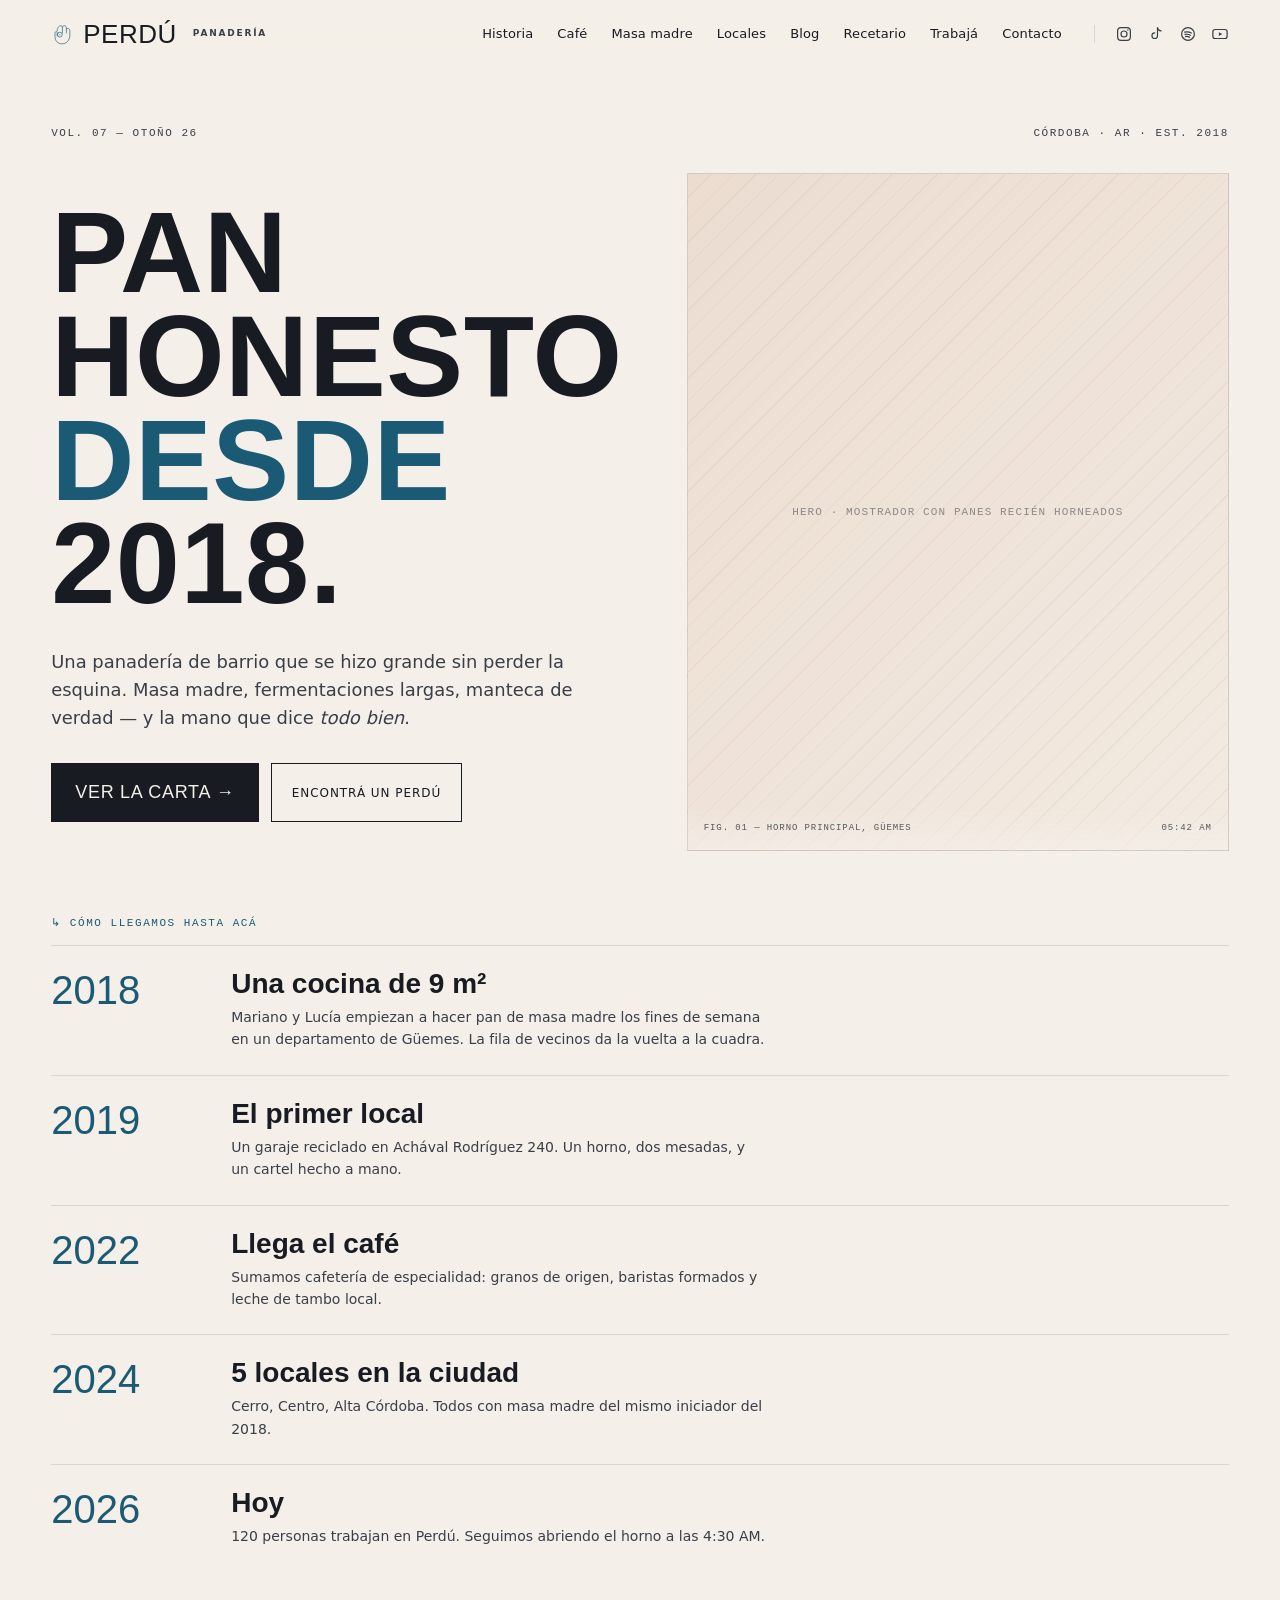
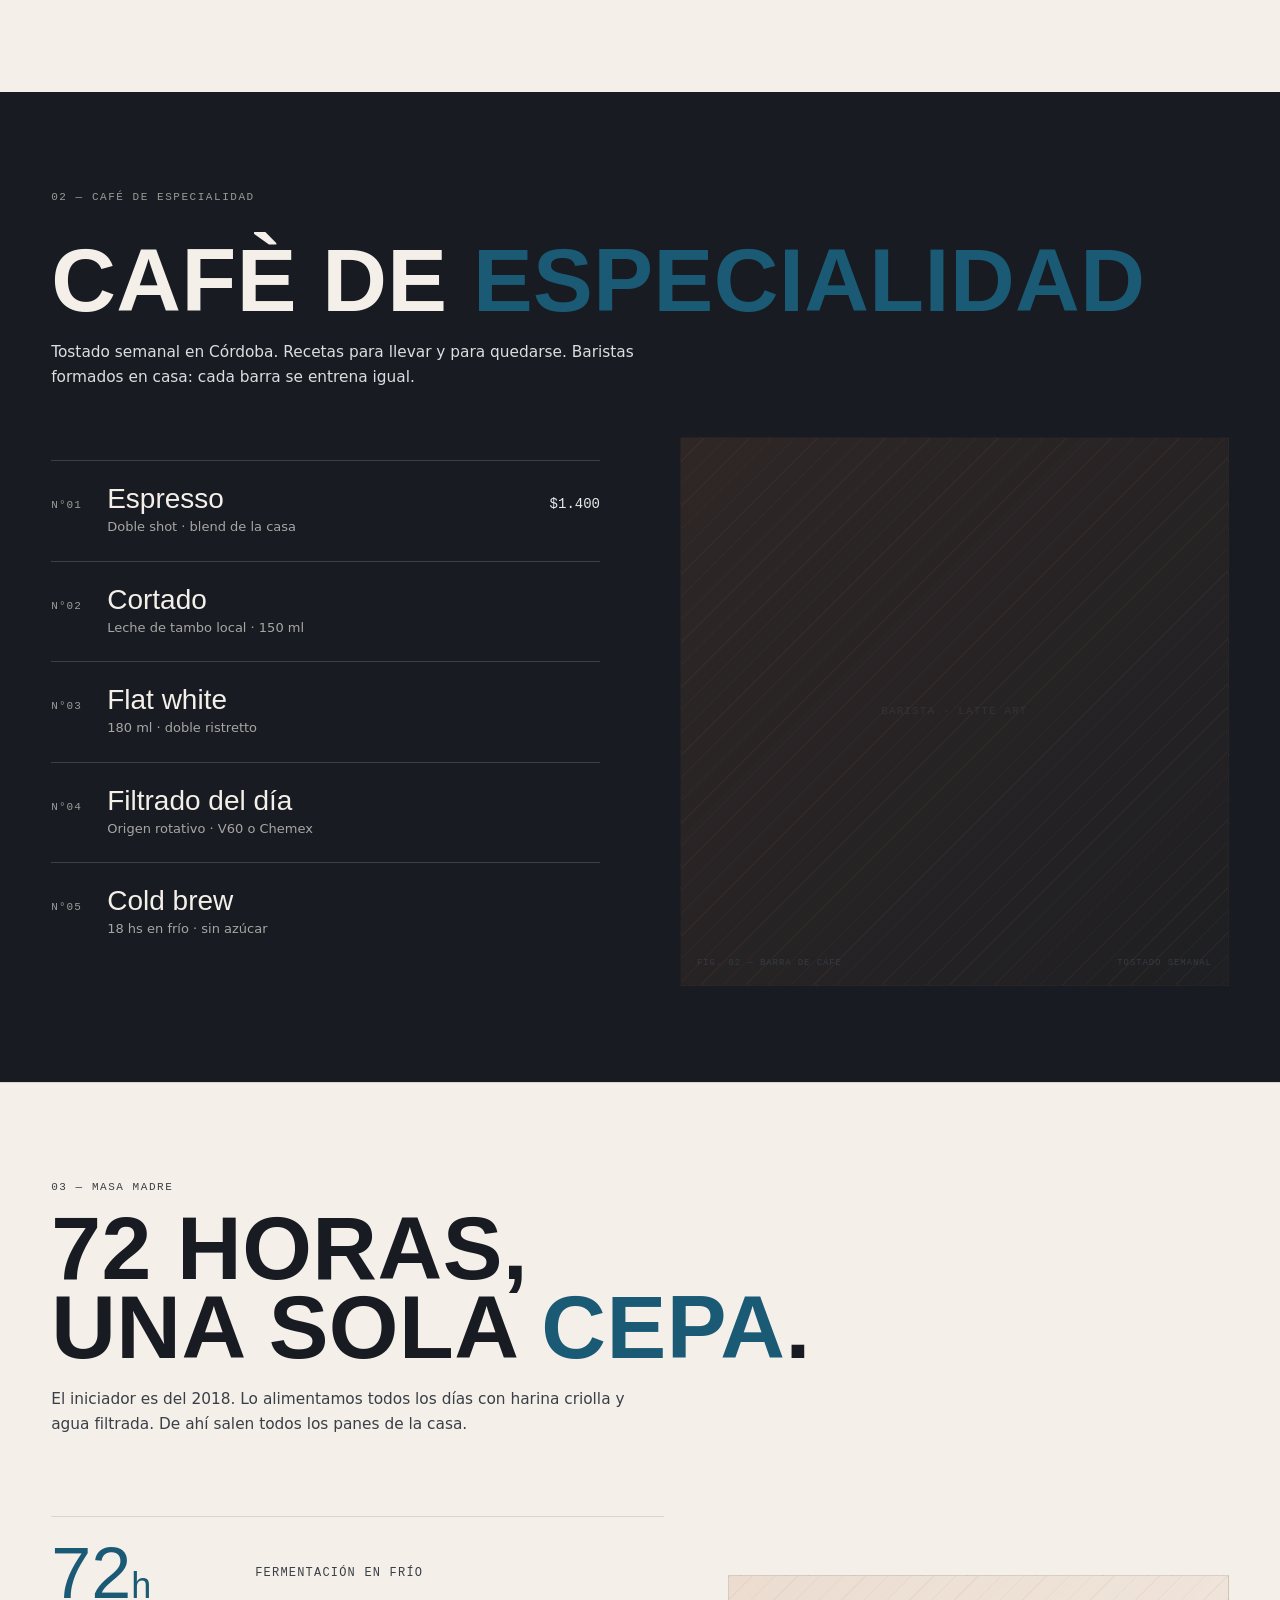
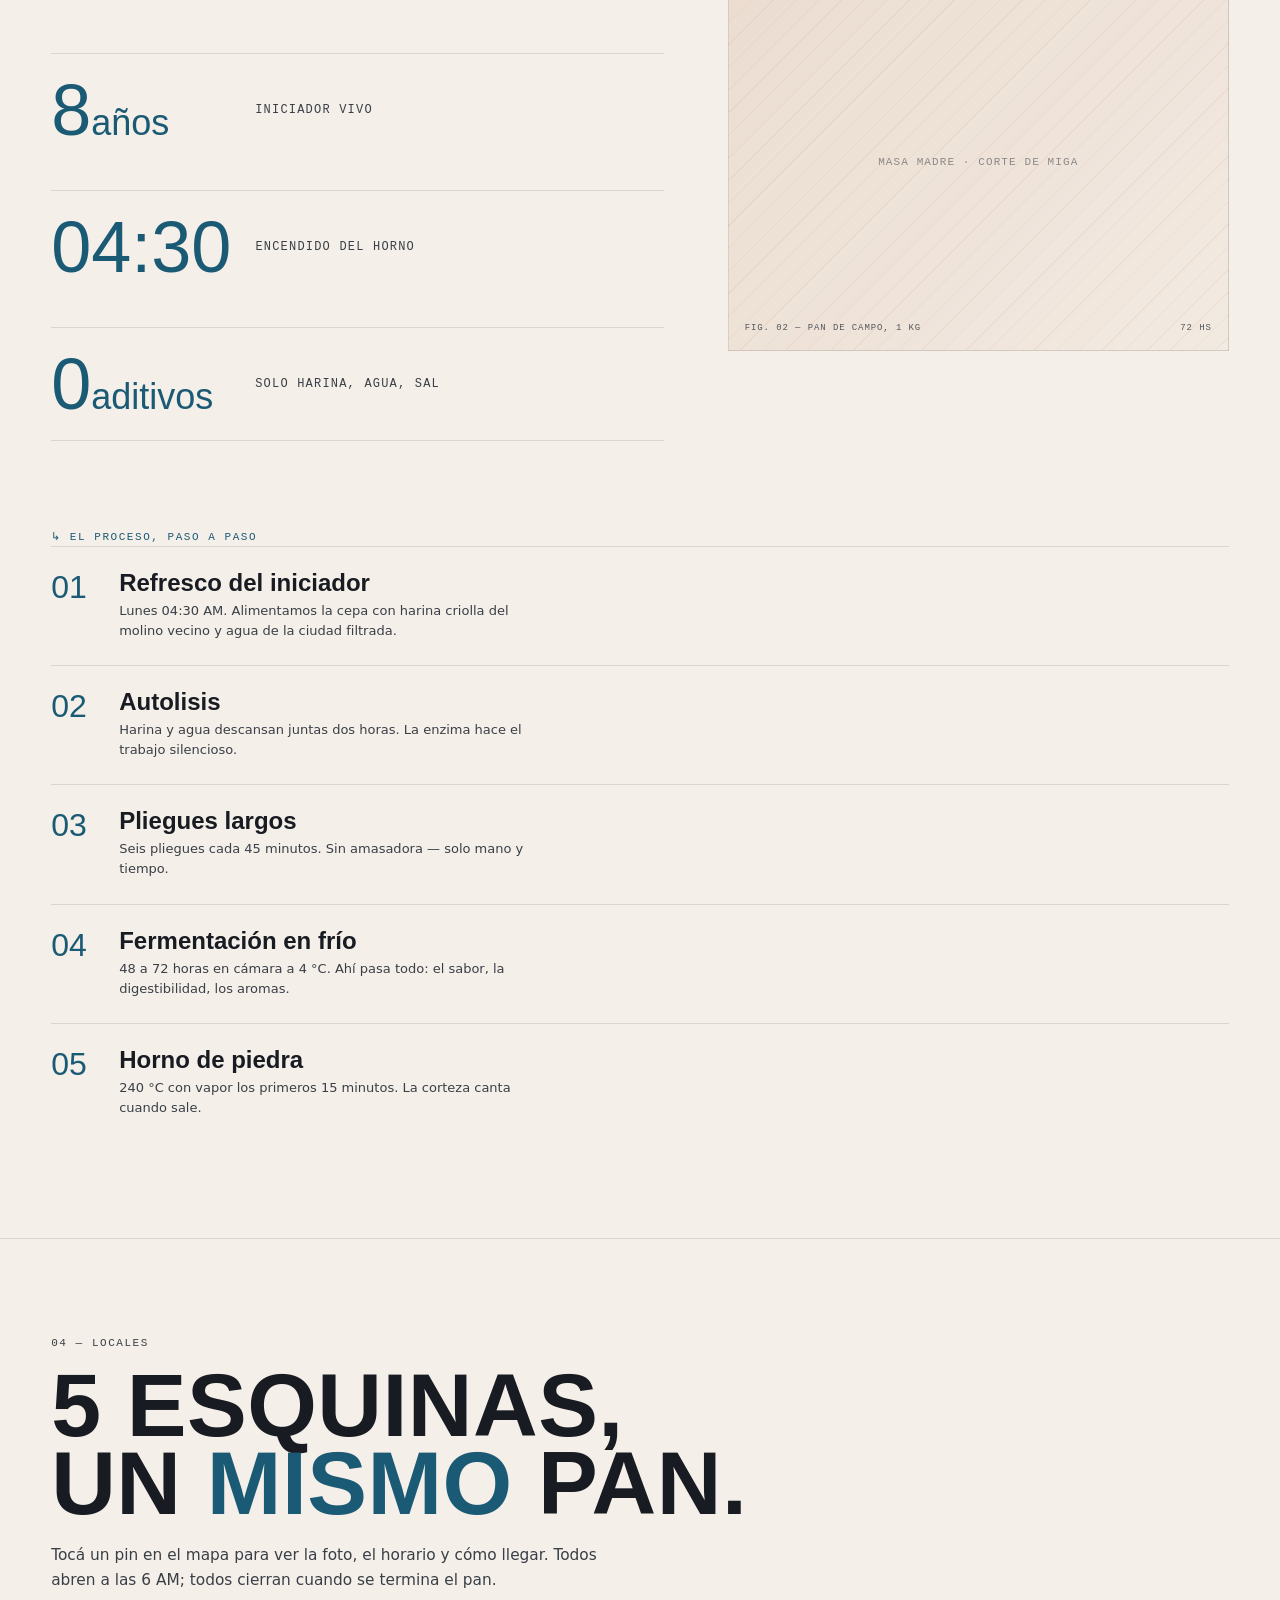
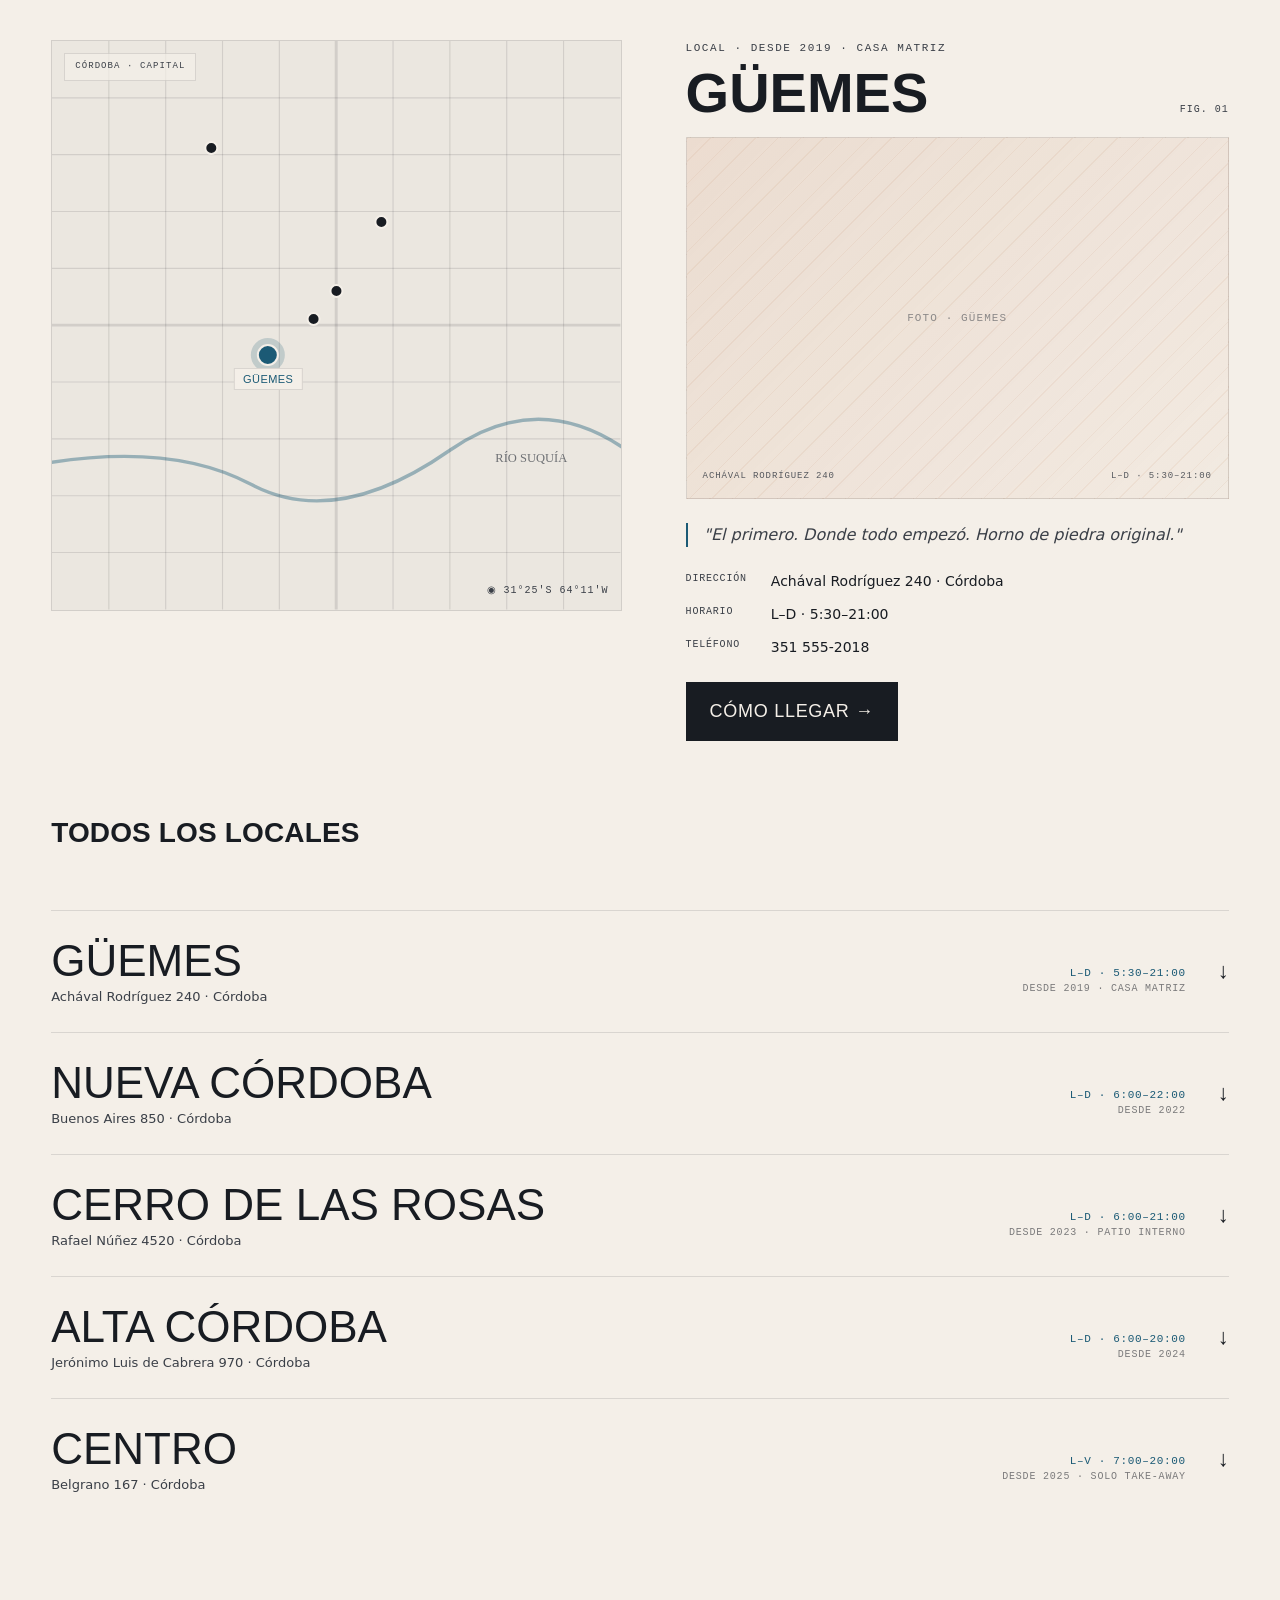
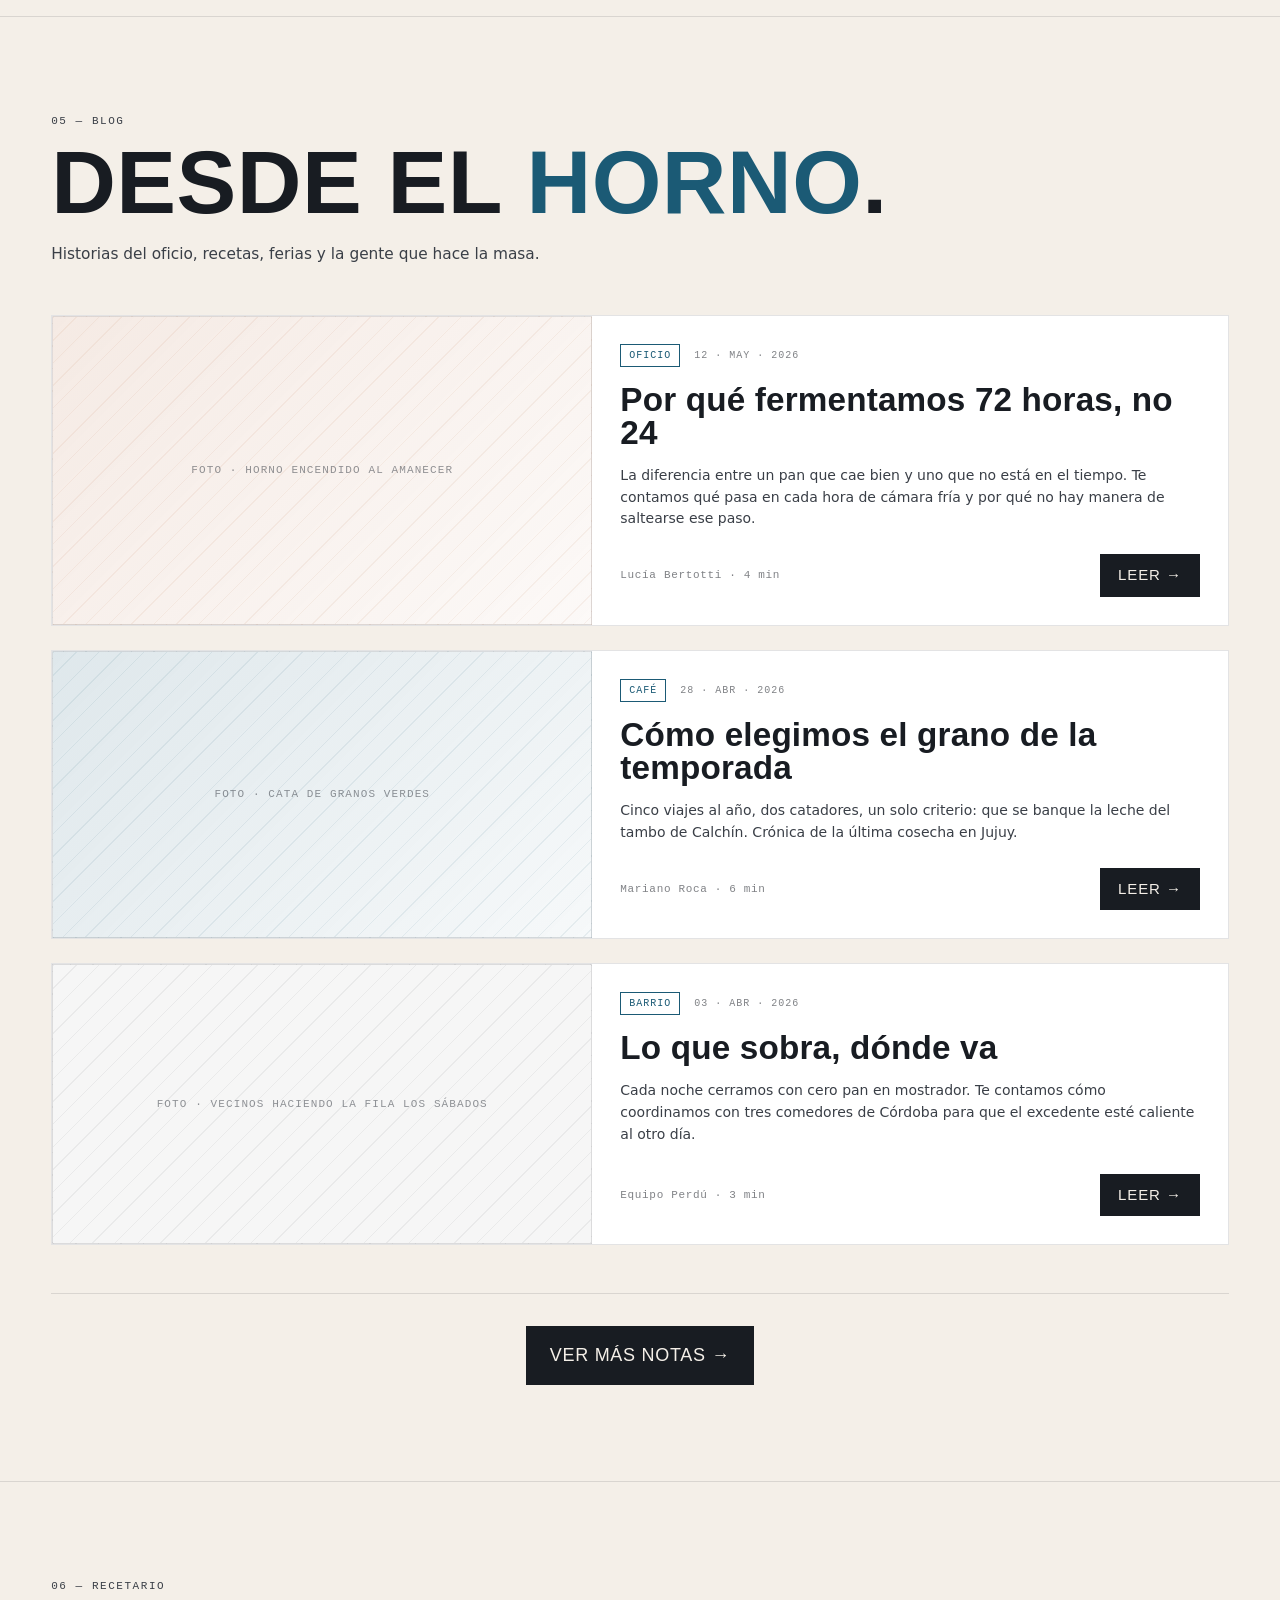
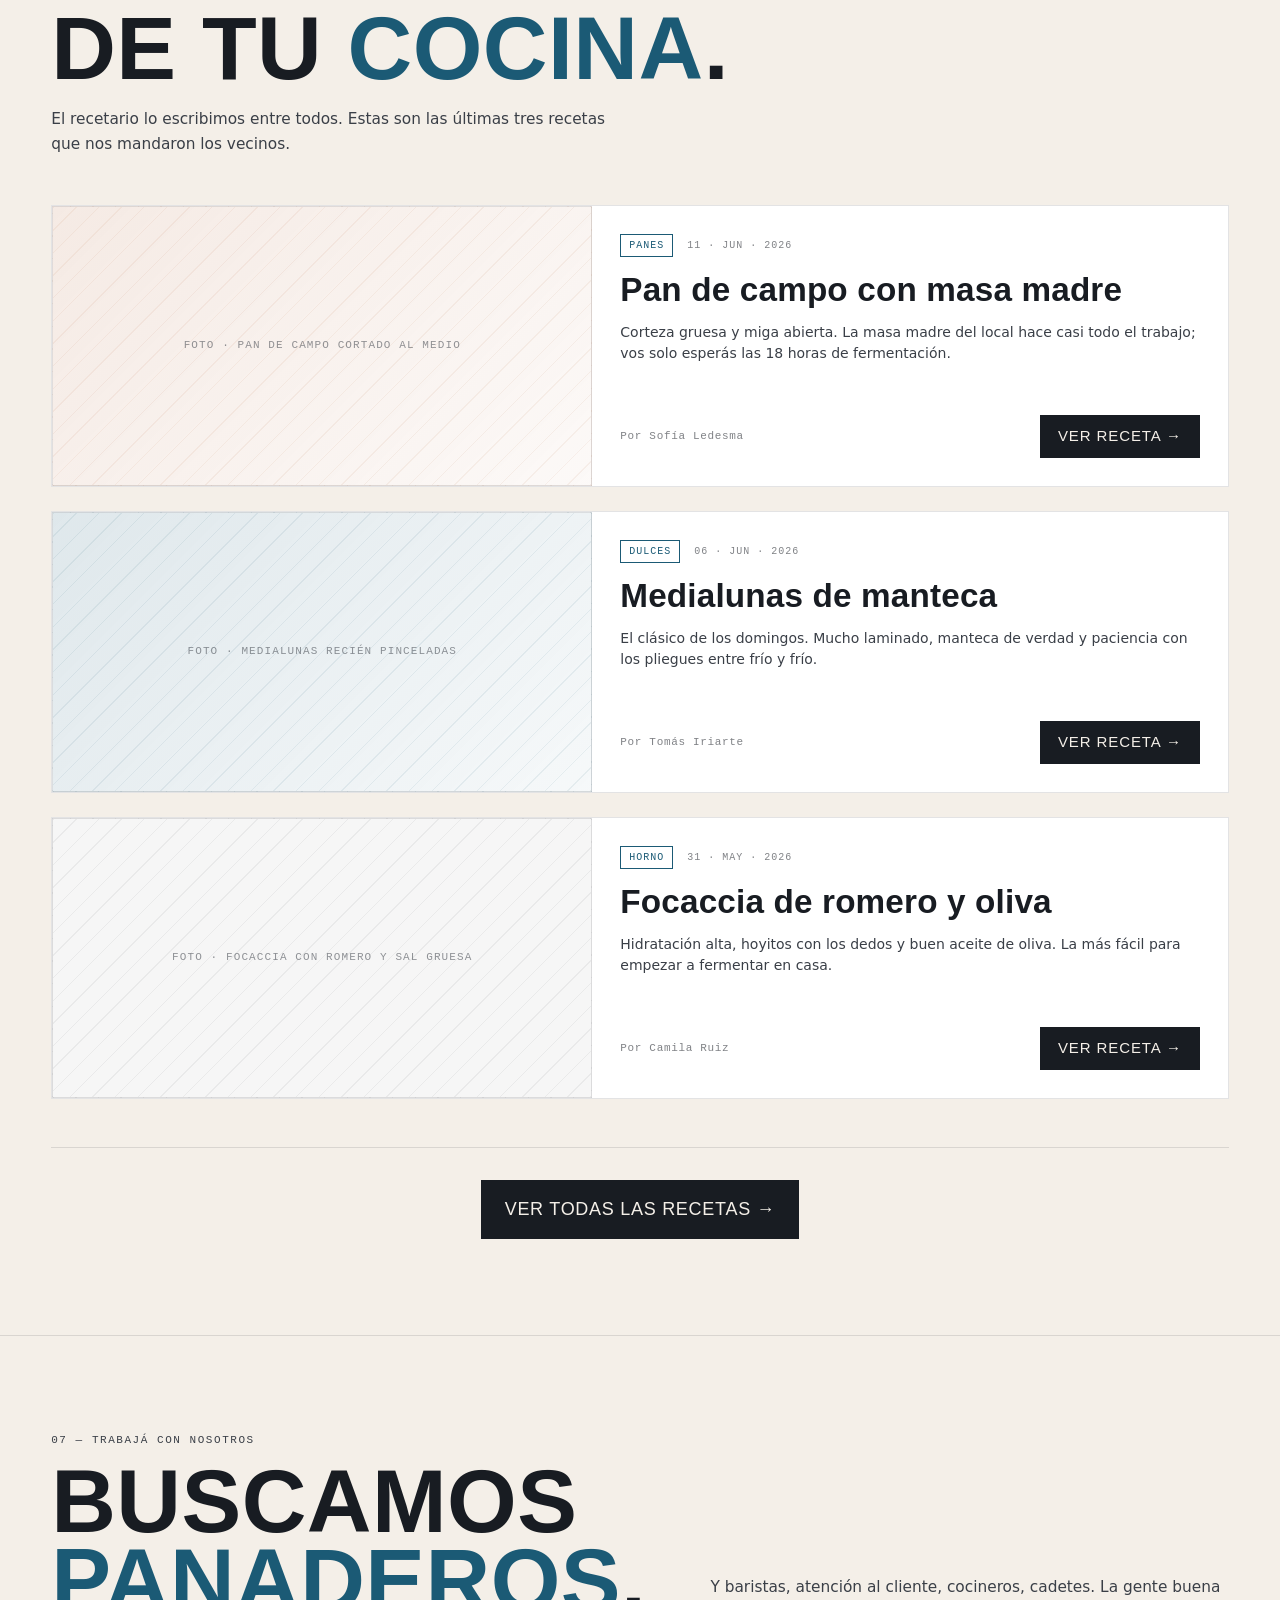
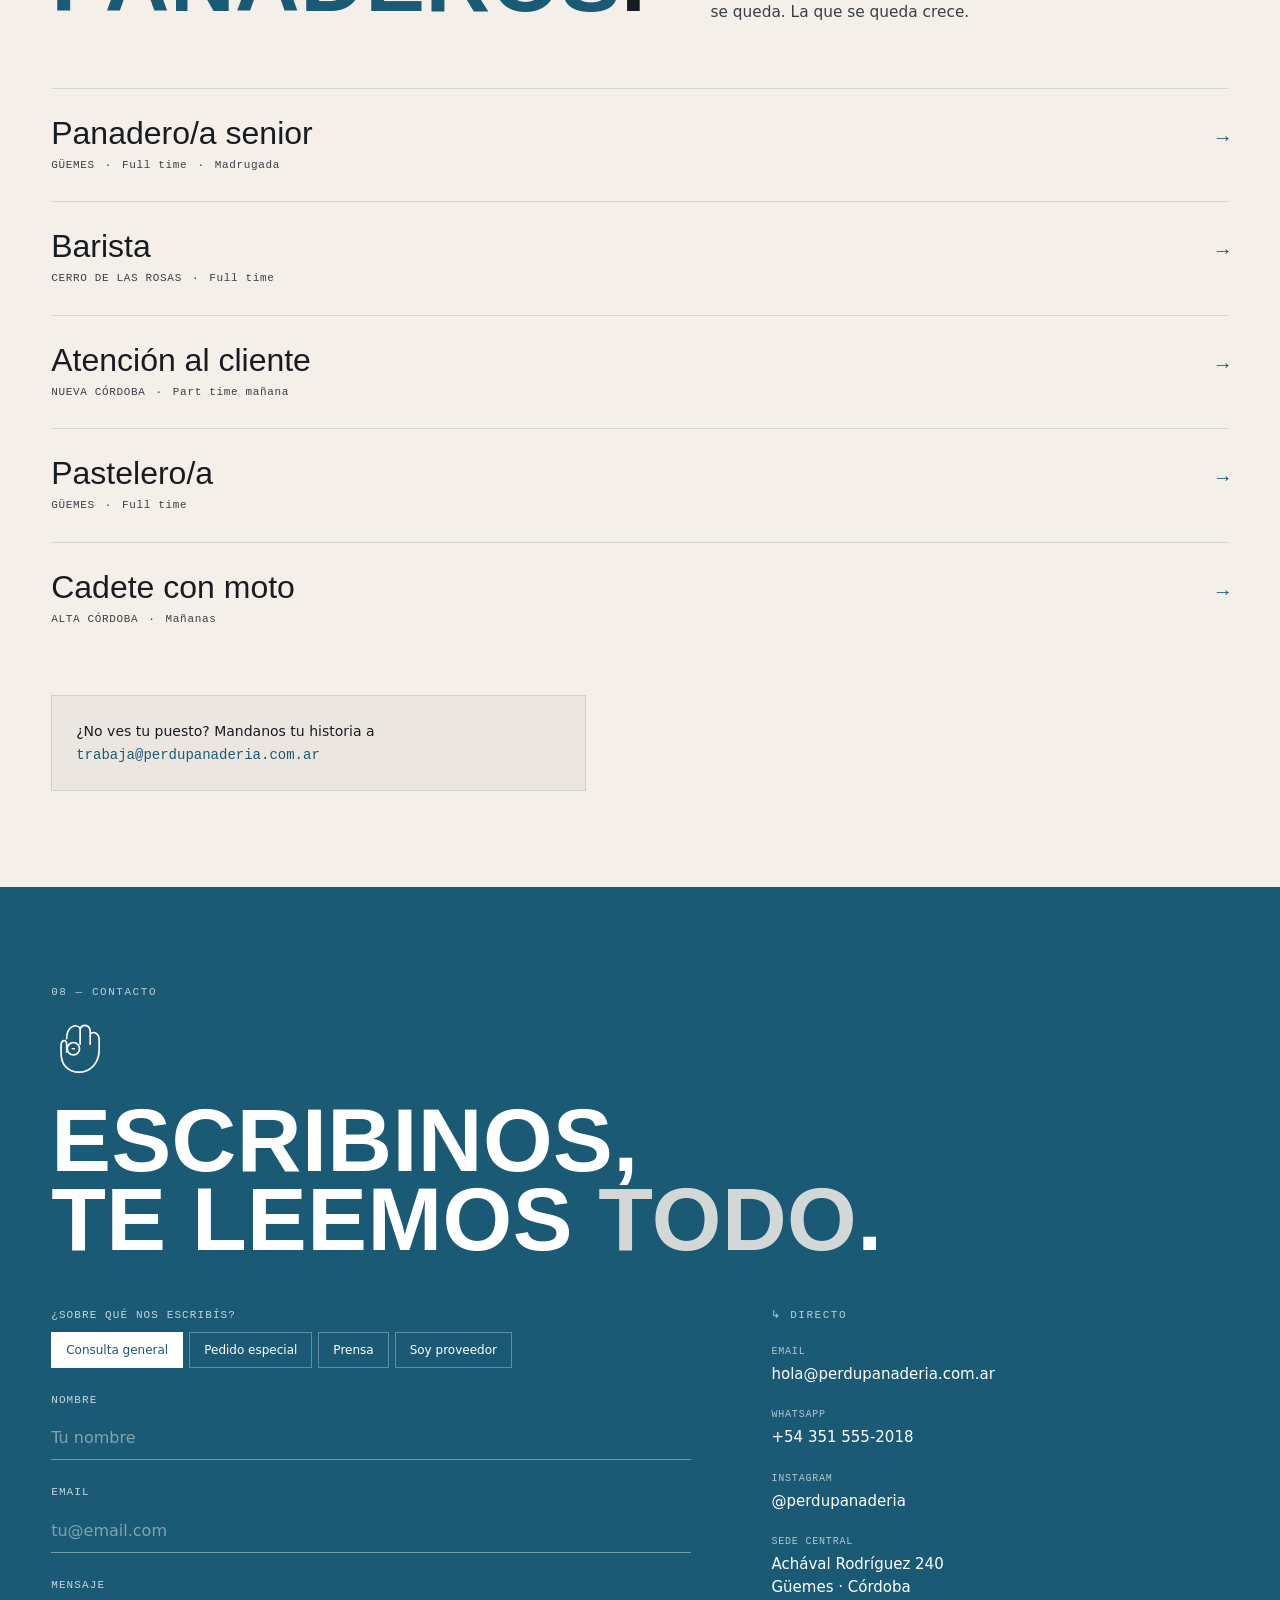
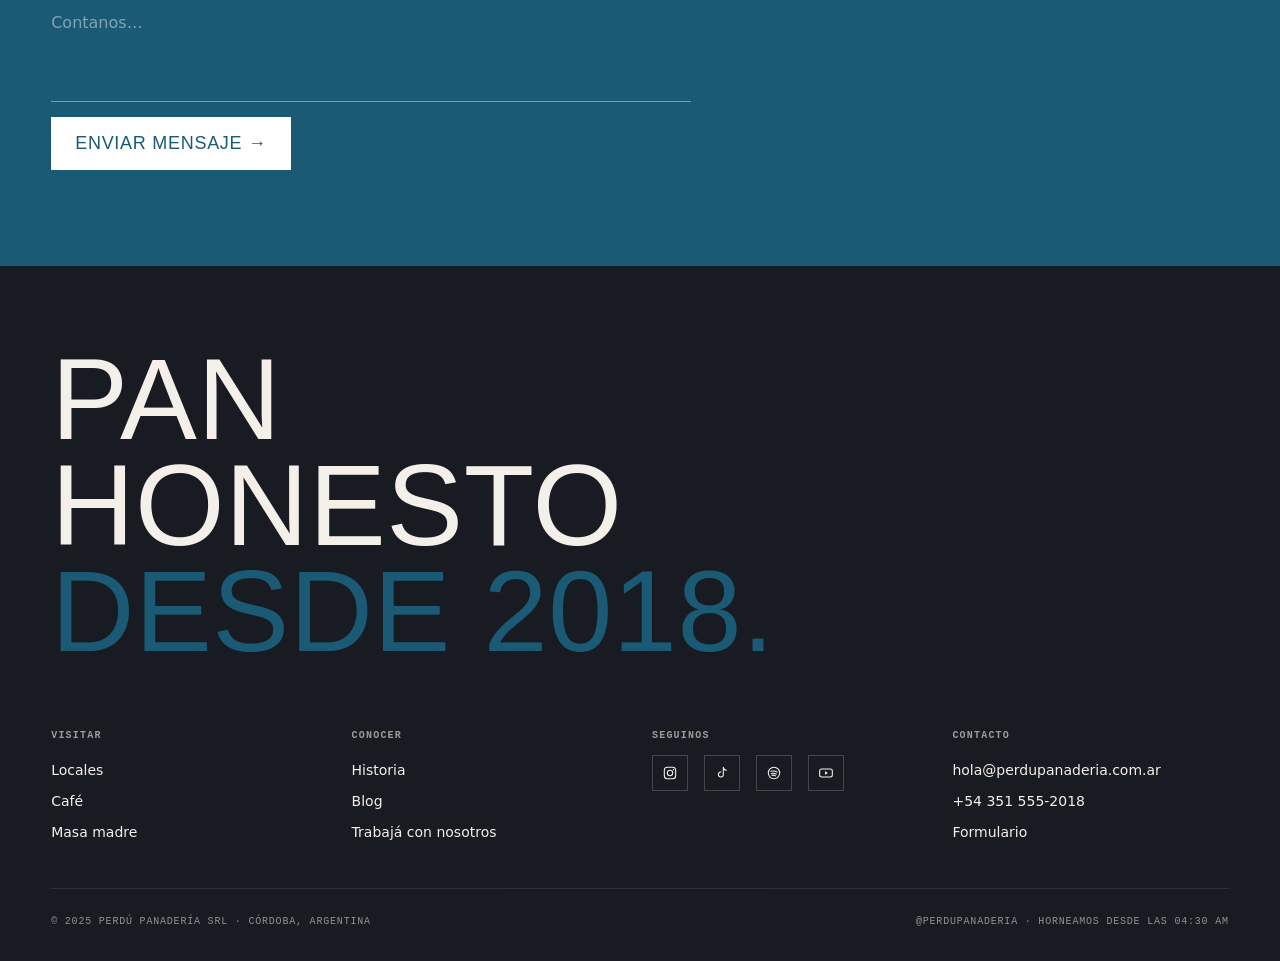
<file: project/scraps/perdu-source.html>
<!DOCTYPE html>
<html lang="es"><head>
<meta charset="utf-8">
<meta name="viewport" content="width=device-width, initial-scale=1">
<title>Perdú Panadería &amp; Cafetería — Pan honesto desde 2018</title>
<link rel="preconnect" href="https://fonts.googleapis.com">
<link rel="preconnect" href="https://fonts.gstatic.com" crossorigin="">
<style>/* FONTS STRIPPED */</style>
<style>
  /* ════════════════════════════════════════════════════════════════
     PERDÚ · Sistema de diseño
     Fuente de verdad: V1 Editorial Bold + Diseño Web Responsive
     ════════════════════════════════════════════════════════════════ */
  :root{
    --paper:#F4EFE8;
    --ink:#181C22;
    --ink-soft:#3A3F47;
    --ink-mute:rgba(24,28,34,.55);
    --primary:#1B5A75;
    --primary-deep:#0F3F54;
    --brick:#B86B3F;
    --line:rgba(24,28,34,.12);
    --line-soft:rgba(24,28,34,.06);
    --placeholder:rgba(24,28,34,.04);
    --stripe:rgba(24,28,34,.06);
    --display:'Anton', 'Impact', sans-serif;
    --body:'Inter', system-ui, sans-serif;
    --mono:'JetBrains Mono', ui-monospace, monospace;
    --container:1320px;
    --gutter:clamp(20px, 4vw, 64px);
  }

  *, *::before, *::after { box-sizing: border-box; }
  html, body { margin:0; padding:0; background:var(--paper); color:var(--ink); }
  body { font-family:var(--body); -webkit-font-smoothing:antialiased; line-height:1.5; overflow-x:hidden; }
  img { max-width:100%; display:block; }
  a { color:inherit; text-decoration:none; }
  button { font-family:inherit; border:none; cursor:pointer; background:none; color:inherit; }
  ::selection { background:var(--primary); color:#fff; }

  /* ─── Layout helpers ─────────────────────────────────────────── */
  .wrap { max-width:var(--container); margin:0 auto; padding:0 var(--gutter); }
  .mono { font-family:var(--mono); font-size:11px; letter-spacing:.14em; text-transform:uppercase; color:var(--ink-soft); }
  .display { font-family:var(--display); letter-spacing:.005em; line-height:.88; color:var(--ink); margin:0; }
  .accent { color:var(--primary); }
  .btn {
    display:inline-flex; align-items:center; gap:10px;
    padding:16px 24px;
    font-family:var(--display); font-size:18px; letter-spacing:.04em;
    background:var(--ink); color:var(--paper);
    transition: background 150ms ease, transform 150ms ease;
  }
  .btn:hover { background:var(--primary); }
  .btn--ghost {
    background:transparent; color:var(--ink); border:1px solid var(--ink);
    padding:14px 20px; font-family:var(--body); font-size:12px; letter-spacing:.08em; text-transform:uppercase;
  }
  .btn--ghost:hover { background:var(--ink); color:var(--paper); }
  .btn--invert { background:#fff; color:var(--primary); }
  .btn--invert:hover { background:var(--ink); color:#fff; }
  .btn--sm { padding:10px 16px; font-size:14px; }
  .pill {
    display:inline-block; padding:6px 12px;
    border:1px solid var(--line); font-family:var(--mono); font-size:10px;
    letter-spacing:.1em; text-transform:uppercase; color:var(--ink-soft);
  }

  /* ─── Photo placeholders (sistema editorial) ─────────────────── */
  .photo {
    position:relative;
    background:
      repeating-linear-gradient(135deg, var(--stripe) 0 1px, transparent 1px 16px),
      var(--placeholder);
    border:1px solid var(--line);
    overflow:hidden;
  }
  .photo--warm {
    background:
      repeating-linear-gradient(135deg, rgba(184,107,63,.08) 0 1px, transparent 1px 16px),
      linear-gradient(135deg, rgba(184,107,63,.14), rgba(184,107,63,.04));
  }
  .photo--cool {
    background:
      repeating-linear-gradient(135deg, rgba(27,90,117,.08) 0 1px, transparent 1px 16px),
      linear-gradient(135deg, rgba(27,90,117,.14), rgba(27,90,117,.04));
  }
  .photo > .photo-cap {
    position:absolute; inset:auto 0 0 0;
    padding:14px 16px;
    font-family:var(--mono); font-size:9px; letter-spacing:.1em; text-transform:uppercase;
    color:var(--ink-soft); opacity:.85;
    display:flex; justify-content:space-between; gap:12px;
  }
  .photo > .photo-id {
    position:absolute; inset:0;
    display:flex; align-items:center; justify-content:center;
    font-family:var(--mono); font-size:11px; letter-spacing:.1em; text-transform:uppercase;
    color:var(--ink-soft); opacity:.55; text-align:center; padding:24px;
  }

  /* ─── Nav sticky ─────────────────────────────────────────────── */
  .nav {
    position:sticky; top:0; z-index:60;
    background:rgba(244,239,232,.85);
    backdrop-filter:blur(14px) saturate(140%);
    -webkit-backdrop-filter:blur(14px) saturate(140%);
    border-bottom:1px solid transparent;
    transition: border-color .2s ease, background .2s ease;
  }
  .nav.is-scrolled { border-bottom-color:var(--line); }
  .nav__inner {
    max-width:var(--container); margin:0 auto;
    padding:18px var(--gutter);
    display:flex; align-items:center; gap:24px;
  }
  .brand {
    display:inline-flex; align-items:center; gap:10px;
    font-family:var(--display); font-size:26px; letter-spacing:.02em; line-height:1;
  }
  .brand__mark { color:var(--primary); display:inline-flex; }
  .brand small {
    font-family:var(--body); font-size:9px; font-weight:600; letter-spacing:.2em;
    margin-left:6px; color:var(--ink-soft);
  }

  .nav__links {
    display:none;
    gap:24px;
    font-size:13px; letter-spacing:.01em;
    margin-left:auto;
  }
  .nav__links a { position:relative; padding:6px 0; color:var(--ink); }
  .nav__links a::after {
    content:""; position:absolute; left:0; right:100%; bottom:2px;
    height:1px; background:var(--primary); transition:right .25s ease;
  }
  .nav__links a:hover::after { right:0; }

  .nav__social { display:none; align-items:center; gap:14px; margin-left:8px; padding-left:20px; border-left:1px solid var(--line); }
  .nav__social a {
    width:18px; height:18px; color:var(--ink-soft);
    display:inline-flex; align-items:center; justify-content:center;
    transition: color .15s ease, transform .15s ease;
  }
  .nav__social a:hover { color:var(--primary); transform:translateY(-1px); }
  .nav__social svg { width:100%; height:100%; }

  .nav__burger {
    margin-left:auto;
    width:42px; height:42px; display:flex; flex-direction:column; gap:5px;
    align-items:center; justify-content:center;
  }
  .nav__burger span { display:block; width:22px; height:1.5px; background:var(--ink); transition:transform .2s ease; }

  @media (min-width: 1000px){
    .nav__links { display:flex; }
    .nav__social { display:flex; margin-left:8px; }
    .nav__burger { display:none; }
  }

  /* ─── Mobile drawer (animación tomada del archivo de ref) ────── */
  .drawer { position:fixed; inset:0; z-index:80; pointer-events:none; }
  .drawer__scrim {
    position:absolute; inset:0; background:rgba(0,0,0,.4);
    opacity:0; transition:opacity .28s ease;
  }
  .drawer__panel {
    position:absolute; top:0; right:0; bottom:0; width:min(82%, 380px);
    background:var(--paper); padding:24px 28px 32px;
    transform:translateX(100%); transition:transform .32s cubic-bezier(.2,.7,.2,1);
    display:flex; flex-direction:column;
  }
  .drawer.is-open { pointer-events:auto; }
  .drawer.is-open .drawer__scrim { opacity:1; }
  .drawer.is-open .drawer__panel { transform:translateX(0); }
  .drawer__head { display:flex; justify-content:space-between; align-items:center; margin-bottom:32px; }
  .drawer__close { font-size:30px; line-height:1; width:32px; height:32px; }
  .drawer__list { display:flex; flex-direction:column; }
  .drawer__list a {
    display:flex; align-items:baseline; gap:16px;
    padding:16px 0; border-bottom:1px solid var(--line-soft);
  }
  .drawer__list a span:first-child { font-family:var(--mono); font-size:10px; color:var(--ink-mute); min-width:24px; }
  .drawer__list a span:last-child { font-family:var(--display); font-size:28px; }
  .drawer__social {
    margin-top:auto; padding-top:24px; display:flex; gap:18px; align-items:center;
  }
  .drawer__social a { width:22px; height:22px; color:var(--ink); }
  .drawer__social svg { width:100%; height:100%; }

  /* ─── HERO (Historia) ────────────────────────────────────────── */
  .hero { padding:32px 0 80px; }
  .hero__meta { display:flex; justify-content:space-between; margin-bottom:32px; gap:12px; flex-wrap:wrap; }
  .hero__grid { display:grid; grid-template-columns:1fr; gap:32px; align-items:center; }
  .hero__title {
    font-size: clamp(56px, 9vw, 140px);
    line-height:.9; letter-spacing:.005em;
  }
  .hero__sub {
    font-family:var(--body); font-size:clamp(15px, 1.4vw, 18px);
    color:var(--ink-soft); max-width:46ch; line-height:1.55; margin:32px 0 0;
  }
  .hero__cta { display:flex; gap:12px; flex-wrap:wrap; margin-top:32px; }
  .hero__media { position:relative; display:flex; align-items:center; justify-content:center; }
  .hero__photo { aspect-ratio:4/5; width:100%; }
  .hero__photo .photo-cap { background:linear-gradient(transparent, rgba(244,239,232,.85)); }
  .hero__badge {
    position:absolute; top:-12px; left:-12px;
    background:var(--primary); color:#fff;
    padding:10px 14px;
    font-family:var(--mono); font-size:10px; letter-spacing:.16em;
    transform:rotate(-3deg);
  }
  @media (min-width: 900px){
    .hero { padding:56px 0 120px; }
    .hero__grid { grid-template-columns:1fr 1fr; gap:64px; }
    .hero__photo { aspect-ratio:4/5; }
  }

  /* Timeline (dentro de Historia) */
  .timeline { margin-top:64px; }
  .tl-item {
    display:grid; grid-template-columns:auto 1fr; gap:20px;
    padding:24px 0; border-top:1px solid var(--line);
  }
  .tl-year { font-family:var(--display); font-size:clamp(28px, 3.5vw, 40px); color:var(--primary); line-height:1; min-width:80px; }
  .tl-title { font-family:var(--display); font-size:clamp(22px, 2.4vw, 28px); line-height:1; margin:0 0 8px; }
  .tl-body { font-size:14px; color:var(--ink-soft); line-height:1.6; margin:0; max-width:60ch; }
  @media (min-width: 700px){
    .tl-item { grid-template-columns:140px 1fr; gap:40px; }
  }

  /* ─── Section patterns ───────────────────────────────────────── */
  .section { padding:96px 0; border-top:1px solid var(--line); }
  .section--dark { background:var(--ink); color:var(--paper); border-color:transparent; }
  .section--dark .mono { color:rgba(241,236,226,.6); }
  .section--dark .display { color:var(--paper); }
  .section--primary { background:var(--primary); color:#fff; border-color:transparent; }
  .section--primary .mono { color:rgba(255,255,255,.7); }
  .section--primary .display { color:#fff; }
  .section__label { margin-bottom:14px; }
  .section__title { font-size:clamp(48px, 7vw, 96px); margin-bottom:20px; }
  .section__lede { font-size:clamp(14px, 1.2vw, 16px); color:var(--ink-soft); max-width:60ch; line-height:1.6; }
  .section--dark .section__lede,
  .section--primary .section__lede { color:rgba(255,255,255,.85); }

  .grid-two { display:grid; grid-template-columns:1fr; gap:32px; align-items:start; }
  @media (min-width: 900px){ .grid-two { grid-template-columns:1fr 1fr; gap:64px; } }

  /* ─── Café (sección dark) ────────────────────────────────────── */
  .cafe-grid { display:grid; grid-template-columns:1fr; gap:40px; margin-top:48px; align-items:center; }
  .cafe-list { display:grid; grid-template-columns:1fr; }
  .cafe-item {
    display:grid; grid-template-columns:auto 1fr auto; gap:20px;
    padding:24px 0; border-top:1px solid rgba(244,239,232,.16);
    align-items:baseline;
  }
  .cafe-item__n { font-family:var(--mono); font-size:11px; opacity:.6; letter-spacing:.1em; min-width:36px; }
  .cafe-item__name { font-family:var(--display); font-size:clamp(22px, 2.4vw, 28px); line-height:1; color:var(--paper); }
  .cafe-item__desc { font-size:13px; color:rgba(244,239,232,.65); margin-top:4px; max-width:42ch; }
  .cafe-item__price { font-family:var(--mono); font-size:14px; color:#fff; opacity:.9; }
  .cafe-media { display:block; }
  .cafe-media .photo { aspect-ratio:1/1; width:100%; }
  @media (min-width: 900px){
    .cafe-grid { grid-template-columns:1fr 1fr; gap:80px; }
  }

  /* ─── Masa madre (proceso) ───────────────────────────────────── */
  .mm-hero { display:grid; grid-template-columns:1fr; gap:32px; margin-top:48px; }
  .mm-hero .photo { aspect-ratio:4/3; }
  .mm-stats { display:grid; grid-template-columns:1fr; gap:24px; margin-top:32px; }
  .mm-stat {
    display:grid; grid-template-columns:auto 1fr; gap:24px;
    align-items:center;
    padding:20px 0; border-top:1px solid var(--line);
  }
  .mm-stat:last-child { border-bottom:1px solid var(--line); }
  .mm-stat__num { font-family:var(--display); font-size:clamp(48px, 6vw, 72px); color:var(--primary); line-height:1; min-width:180px; }
  .mm-stat__label { font-family:var(--mono); font-size:12px; letter-spacing:.1em; color:var(--ink-soft); text-transform:uppercase; }
  .process { display:grid; grid-template-columns:1fr; gap:0; margin-top:64px; }
  .process__step {
    display:grid; grid-template-columns:auto 1fr; gap:20px;
    padding:24px 0; border-top:1px solid var(--line);
  }
  .process__num { font-family:var(--display); font-size:32px; color:var(--primary); line-height:1; min-width:48px; }
  .process__title { font-family:var(--display); font-size:24px; line-height:1; margin:0 0 6px; }
  .process__body { font-size:13px; color:var(--ink-soft); margin:0; max-width:50ch; line-height:1.55; }
  @media (min-width: 900px){
    .mm-hero { grid-template-columns:1.1fr .9fr; gap:64px; align-items:center; }
  }

  /* ─── Locales · mapa interactivo + lista ─────────────────────── */
  .map-wrap {
    display:grid; grid-template-columns:1fr; gap:40px; margin-top:48px;
  }
  .map {
    position:relative; aspect-ratio:1/1;
    background:var(--placeholder); border:1px solid var(--line);
    overflow:hidden;
  }
  .map svg.map__bg { position:absolute; inset:0; width:100%; height:100%; }
  .map-pin {
    position:absolute; transform:translate(-50%, -100%);
    display:flex; flex-direction:column-reverse; align-items:center; gap:6px;
    padding:0; background:transparent;
  }
  .map-pin__dot {
    width:14px; height:14px; border-radius:50%;
    background:var(--ink); border:2px solid var(--paper);
    transition:all .25s ease;
    box-shadow:0 0 0 0 rgba(27,90,117,0);
  }
  .map-pin:hover .map-pin__dot { background:var(--primary); transform:scale(1.15); }
  .map-pin.is-active .map-pin__dot {
    width:22px; height:22px; background:var(--primary);
    box-shadow:0 0 0 6px rgba(27,90,117,.2);
    animation:pinPulse 2s ease-in-out infinite;
  }
  @keyframes pinPulse {
    0%,100% { box-shadow:0 0 0 6px rgba(27,90,117,.2); }
    50%     { box-shadow:0 0 0 12px rgba(27,90,117,0); }
  }
  .map-pin__label {
    font-family:var(--display); font-size:11px; letter-spacing:.04em;
    color:var(--primary);
    background:var(--paper); padding:4px 8px; border:1px solid var(--line);
    white-space:nowrap; opacity:0; transition:opacity .2s ease;
    transform:translateY(-4px);
  }
  .map-pin.is-active .map-pin__label,
  .map-pin:hover .map-pin__label { opacity:1; }
  .map__compass {
    position:absolute; bottom:12px; right:12px;
    font-family:var(--mono); font-size:10px; color:var(--ink-soft); letter-spacing:.1em;
  }
  .map__legend {
    position:absolute; top:12px; left:12px;
    font-family:var(--mono); font-size:9px; color:var(--ink-soft);
    letter-spacing:.12em; text-transform:uppercase;
    background:rgba(244,239,232,.7); padding:6px 10px; border:1px solid var(--line);
  }

  .loc-detail__head {
    display:flex; align-items:baseline; justify-content:space-between;
    gap:24px; margin-bottom:16px;
  }
  .loc-detail__name {
    font-family:var(--display); font-size:clamp(36px, 5vw, 56px);
    line-height:1; margin:0;
  }
  .loc-detail__est {
    font-family:var(--mono); font-size:10px; color:var(--ink-soft);
    letter-spacing:.1em; text-transform:uppercase; white-space:nowrap;
  }
  .loc-detail__photo { aspect-ratio:3/2; margin-bottom:24px; }
  .loc-detail__quote {
    font-size:16px; font-style:italic; color:var(--ink-soft);
    line-height:1.5; max-width:50ch; margin:0 0 24px;
    padding-left:16px; border-left:2px solid var(--primary);
  }
  .loc-info {
    display:grid; grid-template-columns:auto 1fr; gap:12px 24px;
    margin:24px 0; font-size:14px;
  }
  .loc-info dt {
    font-family:var(--mono); font-size:10px; letter-spacing:.08em;
    color:var(--ink-soft); text-transform:uppercase;
  }
  .loc-info dd { margin:0; }
  .loc-detail__fade {
    animation:fadeSwap .35s ease;
  }
  @keyframes fadeSwap {
    from { opacity:0; transform:translateY(8px); }
    to   { opacity:1; transform:none; }
  }

  @media (min-width: 1000px){
    .map-wrap { grid-template-columns:1.05fr 1fr; gap:64px; }
  }

  .loc-grid { display:grid; grid-template-columns:1fr; gap:0; margin-top:64px; }
  .loc-row {
    border-top:1px solid var(--line);
  }
  .loc-row__head {
    display:grid; grid-template-columns:1fr auto auto; gap:8px 24px;
    padding:28px 0; align-items:baseline; cursor:pointer;
    transition:padding-left .2s ease, color .2s ease;
    width:100%; text-align:left;
  }
  .loc-row__head:hover { padding-left:12px; }
  .loc-row.is-open .loc-row__head { padding-left:16px; }
  .loc-row.is-open .loc-row__name { color:var(--primary); }
  .loc-row__name { font-family:var(--display); font-size:clamp(28px, 4vw, 44px); line-height:1; transition:color .2s ease; }
  .loc-row__addr { font-size:13px; color:var(--ink-soft); margin-top:6px; }
  .loc-row__hrs { font-family:var(--mono); font-size:11px; color:var(--primary); letter-spacing:.06em; text-align:right; }
  .loc-row__city { font-family:var(--mono); font-size:10px; color:var(--ink-mute); letter-spacing:.08em; margin-top:4px; text-align:right; }
  .loc-row__caret {
    font-family:var(--display); font-size:22px; color:var(--ink);
    transition:transform .3s ease;
    align-self:center; padding-left:8px;
  }
  .loc-row.is-open .loc-row__caret { transform:rotate(180deg); color:var(--primary); }

  /* Accordion panel */
  .loc-row {
    transition:background .4s ease;
  }
  .loc-row.is-open {
    background:rgba(27,90,117,.04);
  }
  .loc-row__panel {
    display:grid; grid-template-rows:0fr;
    transition:grid-template-rows .4s cubic-bezier(.2,.7,.2,1);
  }
  .loc-row.is-open .loc-row__panel { grid-template-rows:1fr; }
  .loc-row__panel > div { overflow:hidden; }
  .loc-row__panel-inner {
    padding:8px 0 36px;
    display:grid; grid-template-columns:1fr; gap:24px;
    opacity:0; transform:translateY(8px);
    transition:opacity .35s ease .12s, transform .35s ease .12s;
  }
  .loc-row.is-open .loc-row__panel-inner { opacity:1; transform:none; }
  .loc-row__photo {
    aspect-ratio:4/3; min-height:200px;
  }
  .loc-row__content {
    display:flex; flex-direction:column; gap:20px;
    min-height:100%;
  }
  .loc-row__note {
    font-size:15px; color:var(--ink-soft); line-height:1.55; margin:0;
    padding-left:16px; border-left:2px solid var(--primary);
    font-style:italic; max-width:60ch;
  }
  .loc-row__info {
    display:grid; grid-template-columns:auto 1fr; gap:8px 24px;
    font-size:14px; margin:0;
  }
  .loc-row__info dt { font-family:var(--mono); font-size:10px; letter-spacing:.08em; color:var(--ink-soft); text-transform:uppercase; align-self:center; }
  .loc-row__info dd { margin:0; color:var(--ink); }
  .loc-row__foot {
    display:flex; justify-content:flex-end; margin-top:auto; padding-top:8px;
  }
  .loc-row__cta {
    display:inline-flex; align-items:center; gap:10px;
    padding:14px 22px;
    font-family:var(--display); font-size:16px; letter-spacing:.04em;
    background:var(--ink); color:var(--paper);
    transition:background .15s ease, gap .15s ease;
  }
  .loc-row__cta:hover { background:var(--primary); gap:14px; }
  .loc-row__cta svg { width:16px; height:16px; }
  @media (min-width: 800px){
    .loc-row__panel-inner { grid-template-columns:1fr 1.2fr; align-items:stretch; gap:48px; }
    .loc-row__photo { aspect-ratio:auto; height:100%; }
  }

  /* ─── Blog (cards horizontales) ──────────────────────────────── */
  .blog-list { display:grid; grid-template-columns:1fr; gap:24px; margin-top:48px; }
  .blog-card {
    display:grid; grid-template-columns:1fr; gap:0;
    border:1px solid var(--line); background:#fff;
    transition: transform .25s ease, border-color .25s ease;
  }
  .blog-card:hover { transform:translateY(-4px); border-color:var(--ink); }
  .blog-card__media { aspect-ratio:16/10; position:relative; }
  .blog-card__body {
    padding:28px; display:flex; flex-direction:column; gap:16px;
  }
  .blog-card__meta { display:flex; gap:14px; align-items:center; }
  .blog-card__date { font-family:var(--mono); font-size:10px; letter-spacing:.1em; color:var(--ink-mute); text-transform:uppercase; }
  .blog-card__cat {
    font-family:var(--mono); font-size:10px; letter-spacing:.1em; color:var(--primary);
    text-transform:uppercase; padding:3px 8px; border:1px solid currentColor;
  }
  .blog-card__title {
    font-family:var(--display); font-size:clamp(26px, 2.6vw, 34px);
    line-height:1; letter-spacing:.005em; margin:0;
  }
  .blog-card__excerpt { font-size:14px; color:var(--ink-soft); line-height:1.55; margin:0; }
  .blog-card__foot {
    display:flex; justify-content:space-between; align-items:center;
    margin-top:auto; padding-top:8px;
  }
  .blog-card__author { font-family:var(--mono); font-size:11px; color:var(--ink-mute); letter-spacing:.06em; }
  .blog-card__read {
    font-family:var(--display); font-size:15px; letter-spacing:.06em;
    display:inline-flex; align-items:center; gap:8px;
    padding:10px 18px; background:var(--ink); color:var(--paper);
    transition: background .15s ease;
  }
  .blog-card:hover .blog-card__read { background:var(--primary); }
  @media (min-width: 800px){
    .blog-card { grid-template-columns: 0.85fr 1fr; }
    .blog-card__media { aspect-ratio:auto; height:100%; min-height:280px; }
  }
  .blog-more {
    margin-top:48px; display:flex; justify-content:center;
    padding-top:32px; border-top:1px solid var(--line);
  }

  /* ─── Trabajá ────────────────────────────────────────────────── */
  .jobs { margin-top:48px; }
  .job {
    display:grid; grid-template-columns:1fr auto; gap:8px 24px;
    padding:28px 0; border-top:1px solid var(--line);
    align-items:baseline; cursor:pointer; transition:padding-left .2s ease;
  }
  .job:hover { padding-left:12px; }
  .job__role { font-family:var(--display); font-size:clamp(24px, 3vw, 32px); line-height:1; }
  .job__meta { font-family:var(--mono); font-size:11px; color:var(--ink-soft); letter-spacing:.06em; margin-top:8px; display:flex; gap:10px; flex-wrap:wrap; }
  .job__arrow { font-family:var(--mono); color:var(--primary); font-size:20px; }
  .jobs-note {
    background:var(--placeholder); border:1px solid var(--line);
    padding:24px; margin-top:40px; max-width:60ch; font-size:14px; line-height:1.6;
  }
  .jobs-note a { color:var(--primary); font-family:var(--mono); }

  /* ─── Contacto ───────────────────────────────────────────────── */
  .contact-grid { display:grid; grid-template-columns:1fr; gap:48px; margin-top:48px; }
  .form > * + * { margin-top:24px; }
  .form-row label {
    display:block; font-family:var(--mono); font-size:11px; letter-spacing:.1em;
    color:rgba(255,255,255,.75); margin-bottom:8px; text-transform:uppercase;
  }
  .form-row input, .form-row textarea {
    width:100%; padding:12px 0;
    background:transparent; border:0; border-bottom:1px solid rgba(255,255,255,.4);
    font-family:var(--body); font-size:16px; color:#fff; outline:none; resize:none;
    transition:border-color .15s ease;
  }
  .form-row input::placeholder, .form-row textarea::placeholder { color:rgba(255,255,255,.45); }
  .form-row input:focus, .form-row textarea:focus { border-bottom-color:#fff; }
  .chip-group { display:flex; flex-wrap:wrap; gap:6px; margin-top:8px; }
  .chip {
    padding:10px 14px; font-size:12px;
    border:1px solid rgba(255,255,255,.3); color:#fff; background:transparent;
    transition:all .15s ease;
  }
  .chip.is-active { background:#fff; color:var(--primary); border-color:#fff; }
  .contact-info dt { font-family:var(--mono); font-size:10px; letter-spacing:.08em; color:rgba(255,255,255,.65); margin-bottom:4px; text-transform:uppercase; }
  .contact-info dd { margin:0 0 22px; font-size:15px; color:#fff; }
  @media (min-width: 900px){
    .contact-grid { grid-template-columns:1.4fr 1fr; gap:80px; align-items:start; }
  }

  /* ─── Footer ─────────────────────────────────────────────────── */
  footer { background:var(--ink); color:var(--paper); padding:80px 0 32px; }
  .foot__title {
    font-family:var(--display); font-size:clamp(56px, 9vw, 140px);
    line-height:.92; letter-spacing:.005em;
  }
  .foot__cols {
    display:grid; grid-template-columns:1fr 1fr; gap:32px 24px;
    margin:64px 0 40px;
  }
  .foot__cols h5 {
    font-family:var(--mono); font-size:10px; letter-spacing:.12em;
    opacity:.6; margin:0 0 12px; text-transform:uppercase;
  }
  .foot__cols a { display:block; padding:5px 0; font-size:14px; color:var(--paper); }
  .foot__cols a:hover { color:var(--primary); }
  .foot__social {
    display:flex; gap:16px; align-items:center; flex-wrap:wrap;
  }
  .foot__social a {
    width:36px; height:36px;
    display:inline-flex; align-items:center; justify-content:center;
    border:1px solid rgba(244,239,232,.2); color:var(--paper);
    transition: background .15s ease, border-color .15s ease, color .15s ease;
  }
  .foot__social a:hover { background:var(--primary); border-color:var(--primary); color:#fff; }
  .foot__social svg { width:16px; height:16px; }
  .foot__legal {
    border-top:1px solid rgba(244,239,232,.18); padding-top:24px;
    font-family:var(--mono); font-size:10px; letter-spacing:.08em;
    opacity:.55; line-height:1.7;
    display:flex; justify-content:space-between; gap:16px; flex-wrap:wrap;
  }
  @media (min-width: 800px){
    .foot__cols { grid-template-columns:repeat(4, 1fr); }
  }

  /* ─── Reveal on scroll (tomado del archivo de referencia) ────── */
  .reveal { opacity:0; transform:translateY(20px); transition:opacity .6s ease, transform .6s ease; }
  .reveal.is-in { opacity:1; transform:none; }
  @media (prefers-reduced-motion: reduce){
    .reveal { opacity:1; transform:none; }
    * { transition:none !important; animation:none !important; }
  }
</style>

<style>
  /* ─── Detalle (blog / receta) ─────────────────────────────────── */
  .doc-nav { position:sticky; top:0; z-index:50; background:rgba(244,239,232,.92); -webkit-backdrop-filter:blur(8px); backdrop-filter:blur(8px); border-bottom:1px solid var(--line); }
  .doc-nav__inner { max-width:var(--container); margin:0 auto; padding:16px var(--gutter); display:flex; align-items:center; justify-content:space-between; gap:16px; }
  .doc-nav .brand { font-size:22px; }
  .doc-back { display:inline-flex; align-items:center; gap:8px; font-family:var(--mono); font-size:11px; letter-spacing:.1em; text-transform:uppercase; color:var(--ink-soft); transition:color .15s ease; }
  .doc-back:hover { color:var(--primary); }

  .doc-main { padding:48px 0 96px; }
  .article__head { padding:8px 0 36px; }
  .article__meta { display:flex; gap:14px; align-items:center; margin-bottom:24px; }
  .article__title { font-size:clamp(40px, 6vw, 84px); line-height:.92; margin:0 0 24px; max-width:20ch; text-wrap:balance; }
  .article__sub { font-family:var(--body); font-size:clamp(17px, 1.8vw, 22px); font-weight:400; color:var(--ink-soft); line-height:1.5; max-width:62ch; margin:0; }
  .article__byline { display:flex; flex-wrap:wrap; gap:10px 24px; align-items:center; margin-top:32px; padding-top:24px; border-top:1px solid var(--line); }
  .article__byline span { font-family:var(--mono); font-size:12px; letter-spacing:.06em; text-transform:uppercase; color:var(--ink-mute); }
  .article__byline span.is-lead { color:var(--ink); }
  .article__hero { aspect-ratio:21/9; margin:8px 0 56px; }
  @media (max-width:700px){ .article__hero{ aspect-ratio:4/3; } }

  .prose { max-width:68ch; margin:0 auto; font-size:18px; line-height:1.75; color:var(--ink-soft); }
  .prose p { margin:0 0 28px; }
  .prose p:first-of-type::first-letter { font-family:var(--display); font-size:64px; float:left; line-height:.78; padding:6px 14px 0 0; color:var(--primary); }
  .prose h2 { font-family:var(--display); font-size:clamp(26px, 3vw, 38px); color:var(--ink); line-height:1.04; letter-spacing:.005em; margin:48px 0 18px; }
  .prose strong { color:var(--ink); font-weight:600; }
  .pullquote { font-family:var(--display); font-size:clamp(26px, 3.2vw, 42px); line-height:1.06; color:var(--primary); margin:44px 0; padding-left:24px; border-left:3px solid var(--primary); letter-spacing:.005em; }
  .article__foot { max-width:68ch; margin:56px auto 0; padding-top:32px; border-top:1px solid var(--line); display:flex; justify-content:center; }

  /* receta */
  .recipe-facts { display:grid; grid-template-columns:repeat(2,1fr); border-top:1px solid var(--line); border-bottom:1px solid var(--line); margin:0 0 56px; }
  @media (min-width:700px){ .recipe-facts{ grid-template-columns:repeat(4,1fr); } }
  .recipe-fact { padding:24px 24px 24px 0; }
  .recipe-fact__label { font-family:var(--mono); font-size:10px; letter-spacing:.1em; text-transform:uppercase; color:var(--ink-mute); margin-bottom:8px; }
  .recipe-fact__val { font-family:var(--display); font-size:clamp(22px,2.4vw,30px); color:var(--ink); line-height:1; }
  .recipe__layout { display:grid; grid-template-columns:1fr; gap:48px; }
  @media (min-width:900px){ .recipe__layout{ grid-template-columns:.82fr 1.18fr; gap:72px; align-items:start; } .recipe__sticky{ position:sticky; top:96px; } }
  .recipe__coltitle { font-size:12px; color:var(--primary); margin-bottom:20px; padding-bottom:14px; border-bottom:1px solid var(--line); }
  .ing-list { list-style:none; padding:0; margin:0; }
  .ing-list li { display:flex; justify-content:space-between; gap:16px; align-items:baseline; padding:14px 0; border-bottom:1px solid var(--line-soft); font-size:16px; color:var(--ink); }
  .ing-list li span:last-child { font-family:var(--mono); font-size:13px; color:var(--ink-mute); white-space:nowrap; }
  .steps { list-style:none; padding:0; margin:0; counter-reset:step; }
  .steps li { position:relative; padding-left:60px; margin-bottom:32px; font-size:17px; line-height:1.7; color:var(--ink-soft); min-height:40px; }
  .steps li::before { counter-increment:step; content:counter(step,decimal-leading-zero); position:absolute; left:0; top:-2px; font-family:var(--display); font-size:30px; color:var(--primary); line-height:1; }
  .recipe__note { margin-top:48px; padding:28px; border:1px solid var(--line); background:#fff; }
  .recipe__note .mono { color:var(--primary); margin-bottom:10px; }
  .recipe__note p { margin:0; font-size:15px; color:var(--ink-soft); line-height:1.6; }
</style>
<style>
  .view { display:none; }
  .view.is-active { display:block; }
  [data-recipe-form] input::placeholder, [data-recipe-form] textarea::placeholder { color: rgba(255,255,255,.45); }
  [data-upload]:hover { border-color:#fff !important; background:rgba(255,255,255,.06) !important; }
  .blog-index__bar { display:flex; align-items:baseline; justify-content:space-between; gap:16px; flex-wrap:wrap; margin:8px 0 0; }
  .blog-index__bar .mono { color:var(--ink-soft); }
  .blog-index__bar .mono.is-mute { color:var(--ink-mute); }
</style>
</head>
<body>

<div class="view is-active" id="view-home">




<!-- ═══════ Mascot (símbolo reutilizable) ════════════════════════════ -->
<svg width="0" height="0" style="position:absolute" aria-hidden="true">
  <symbol id="mascot" viewBox="0 0 100 110">
    <path fill="none" stroke="currentColor" stroke-width="3" stroke-linejoin="round" stroke-linecap="round" d="M28 40 C28 18, 46 12, 52 22 L52 50 M52 22 C56 14, 70 14, 70 28 L70 50 M70 32 C76 26, 86 30, 86 42 L86 60 C86 84, 70 100, 50 100 C30 100, 18 86, 18 66 L18 52 C18 42, 28 40, 28 50 L28 64"></path>
    <circle cx="40" cy="58" r="11" fill="none" stroke="currentColor" stroke-width="3"></circle>
    <path d="M37 58 L43 58" stroke="currentColor" stroke-width="2.5"></path>
  </symbol>
  <!-- ─── Iconos de redes (monoline originales) ─────────────────── -->
  <symbol id="ic-ig" viewBox="0 0 24 24">
    <rect x="3.5" y="3.5" width="17" height="17" rx="4.5" fill="none" stroke="currentColor" stroke-width="1.6"></rect>
    <circle cx="12" cy="12" r="4" fill="none" stroke="currentColor" stroke-width="1.6"></circle>
    <circle cx="17.2" cy="6.8" r="1" fill="currentColor"></circle>
  </symbol>
  <symbol id="ic-tt" viewBox="0 0 24 24">
    <path fill="none" stroke="currentColor" stroke-width="1.6" stroke-linejoin="round" stroke-linecap="round" d="M14 3.5 v10.8 a3.7 3.7 0 1 1 -3.7 -3.7 M14 3.5 c.4 2.5 2.4 4.2 4.8 4.4"></path>
  </symbol>
  <symbol id="ic-sp" viewBox="0 0 24 24">
    <circle cx="12" cy="12" r="8.5" fill="none" stroke="currentColor" stroke-width="1.6"></circle>
    <path fill="none" stroke="currentColor" stroke-width="1.6" stroke-linecap="round" d="M7.5 9.5 c3.2 -0.8 6.5 -0.3 9 1.1 M8 12.6 c2.6 -0.6 5.2 -0.2 7.3 1 M8.6 15.4 c2 -0.4 4 -0.1 5.6 0.9"></path>
  </symbol>
  <symbol id="ic-yt" viewBox="0 0 24 24">
    <rect x="2.5" y="6" width="19" height="12" rx="3" fill="none" stroke="currentColor" stroke-width="1.6"></rect>
    <path d="M10.5 9.5 L15 12 L10.5 14.5 Z" fill="currentColor"></path>
  </symbol>
</svg>

<!-- ═══════ Nav sticky ═══════════════════════════════════════════════ -->
<!-- Future Next.js: <Navbar /> componente con Sanity para links + redes -->
<header class="nav" id="nav">
  <div class="nav__inner">
    <a href="#historia" class="brand" aria-label="Perdú · ir al inicio">
      <span class="brand__mark"><svg width="22" height="24"><use href="#mascot"></use></svg></span>
      PERDÚ<small>PANADERÍA</small>
    </a>
    <nav class="nav__links" aria-label="Navegación principal">
      <a href="#historia">Historia</a>
      <a href="#cafe">Café</a>
      <a href="#masa-madre">Masa madre</a>
      <a href="#locales">Locales</a>
      <a href="#blog">Blog</a>
      <a href="#recetario">Recetario</a>
      <a href="#trabaja">Trabajá</a>
      <a href="#contacto">Contacto</a>
    </nav>
    <div class="nav__social" aria-label="Redes sociales">
      <a href="#" aria-label="Instagram"><svg><use href="#ic-ig"></use></svg></a>
      <a href="#" aria-label="TikTok"><svg><use href="#ic-tt"></use></svg></a>
      <a href="#" aria-label="Spotify"><svg><use href="#ic-sp"></use></svg></a>
      <a href="#" aria-label="YouTube"><svg><use href="#ic-yt"></use></svg></a>
    </div>
    <button class="nav__burger" id="burger" aria-label="Abrir menú"><span></span><span></span></button>
  </div>
</header>

<!-- ─── Drawer mobile ─────────────────────────────────────────────── -->
<div class="drawer" id="drawer" aria-hidden="true">
  <div class="drawer__scrim" data-close=""></div>
  <aside class="drawer__panel" role="dialog" aria-label="Menú">
    <div class="drawer__head">
      <span class="mono">Menú · Córdoba, AR</span>
      <button class="drawer__close" data-close="" aria-label="Cerrar">×</button>
    </div>
    <nav class="drawer__list">
      <a href="#historia" data-close=""><span>01</span><span>Historia</span></a>
      <a href="#cafe" data-close=""><span>02</span><span>Café</span></a>
      <a href="#masa-madre" data-close=""><span>03</span><span>Masa madre</span></a>
      <a href="#locales" data-close=""><span>04</span><span>Locales</span></a>
      <a href="#blog" data-close=""><span>05</span><span>Blog</span></a>
      <a href="#recetario" data-close=""><span>06</span><span>Recetario</span></a>
      <a href="#trabaja" data-close=""><span>07</span><span>Trabajá</span></a>
      <a href="#contacto" data-close=""><span>08</span><span>Contacto</span></a>
    </nav>
    <div class="drawer__social">
      <a href="#" aria-label="Instagram"><svg><use href="#ic-ig"></use></svg></a>
      <a href="#" aria-label="TikTok"><svg><use href="#ic-tt"></use></svg></a>
      <a href="#" aria-label="Spotify"><svg><use href="#ic-sp"></use></svg></a>
      <a href="#" aria-label="YouTube"><svg><use href="#ic-yt"></use></svg></a>
      <span style="margin-left:auto; color:var(--primary);"><svg width="44" height="48"><use href="#mascot"></use></svg></span>
    </div>
  </aside>
</div>

<main>

<!-- ═══════ 1 · HISTORIA (hero) ═════════════════════════════════════ -->
<!-- Future route: /historia o sección de la home en Next.js + Sanity -->
<section id="historia" class="hero">
  <div class="wrap">
    <div class="hero__meta mono reveal">
      <span>Vol. 07 — Otoño 26</span>
      <span>Córdoba · AR · Est. 2018</span>
    </div>
    <div class="hero__grid" style="text-align: left">
      <div class="reveal">
        <h1 class="display hero__title">
          PAN<br>HONESTO<br><span class="accent">DESDE</span><br>2018.
        </h1>
        <p class="hero__sub">
          Una panadería de barrio que se hizo grande sin perder la esquina.
          Masa madre, fermentaciones largas, manteca de verdad — y la mano
          que dice <em>todo bien</em>.
        </p>
        <div class="hero__cta">
          <a href="#cafe" class="btn">VER LA CARTA →</a>
          <a href="#locales" class="btn btn--ghost">Encontrá un Perdú</a>
        </div>
      </div>
      <div class="hero__media reveal">
        <div class="photo photo--warm hero__photo">
          <div class="photo-id" style="align-items: center">HERO · Mostrador con panes recién horneados</div>
          <div class="photo-cap">
            <span>FIG. 01 — HORNO PRINCIPAL, GÜEMES</span>
            <span>05:42 AM</span>
          </div>
        </div>
      </div>
    </div>

    <!-- Timeline editorial -->
    <div class="timeline">
      <div class="mono section__label accent reveal">↳ Cómo llegamos hasta acá</div>
      <div class="tl-item reveal" style="text-align: left">
        <div class="tl-year">2018</div>
        <div>
          <h3 class="tl-title">Una cocina de 9 m²</h3>
          <p class="tl-body">Mariano y Lucía empiezan a hacer pan de masa madre los fines de semana en un departamento de Güemes. La fila de vecinos da la vuelta a la cuadra.</p>
        </div>
      </div>
      <div class="tl-item reveal">
        <div class="tl-year">2019</div>
        <div>
          <h3 class="tl-title">El primer local</h3>
          <p class="tl-body">Un garaje reciclado en Achával Rodríguez 240. Un horno, dos mesadas, y un cartel hecho a mano.</p>
        </div>
      </div>
      <div class="tl-item reveal">
        <div class="tl-year">2022</div>
        <div>
          <h3 class="tl-title">Llega el café</h3>
          <p class="tl-body">Sumamos cafetería de especialidad: granos de origen, baristas formados y leche de tambo local.</p>
        </div>
      </div>
      <div class="tl-item reveal">
        <div class="tl-year">2024</div>
        <div>
          <h3 class="tl-title">5 locales en la ciudad</h3>
          <p class="tl-body">Cerro, Centro, Alta Córdoba. Todos con masa madre del mismo iniciador del 2018.</p>
        </div>
      </div>
      <div class="tl-item reveal">
        <div class="tl-year">2026</div>
        <div>
          <h3 class="tl-title">Hoy</h3>
          <p class="tl-body">120 personas trabajan en Perdú. Seguimos abriendo el horno a las 4:30 AM.</p>
        </div>
      </div>
    </div>
  </div>
</section>

<!-- ═══════ 2 · CAFÉ ════════════════════════════════════════════════ -->
<!-- Future route: /cafe en Next.js con Sanity para carta dinámica -->
<section id="cafe" class="section section--dark">
  <div class="wrap">
    <div class="mono section__label reveal" style="margin-bottom: 36px;">02 — CAFÉ DE ESPECIALIDAD</div>
    <h2 class="display section__title reveal" style="color: rgb(244, 239, 232)">CAFÈ DE <span style="color: rgb(27, 90, 117)">ESPECIALIDAD</span><span style="color: rgb(255, 255, 255)"></span><span style="color: rgb(27, 90, 117)"></span></h2>
    <p class="section__lede reveal">
      Tostado semanal en Córdoba. Recetas para llevar y para quedarse.
      Baristas formados en casa: cada barra se entrena igual.
    </p>

    <div class="cafe-grid">
      <div class="cafe-list reveal">
        <div class="cafe-item">
          <div class="cafe-item__n">N°01</div>
          <div>
            <div class="cafe-item__name">Espresso</div>
            <div class="cafe-item__desc">Doble shot · blend de la casa</div>
          </div>
          <div class="cafe-item__price">$1.400</div>
        </div>
        <div class="cafe-item">
          <div class="cafe-item__n">N°02</div>
          <div>
            <div class="cafe-item__name">Cortado</div>
            <div class="cafe-item__desc">Leche de tambo local · 150 ml</div>
          </div>
          <div class="cafe-item__price">
</div>
        </div>
        <div class="cafe-item">
          <div class="cafe-item__n">N°03</div>
          <div>
            <div class="cafe-item__name">Flat white</div>
            <div class="cafe-item__desc">180 ml · doble ristretto</div>
          </div>
          <div class="cafe-item__price">
</div>
        </div>
        <div class="cafe-item">
          <div class="cafe-item__n">N°04</div>
          <div>
            <div class="cafe-item__name">Filtrado del día</div>
            <div class="cafe-item__desc">Origen rotativo · V60 o Chemex</div>
          </div>
          <div class="cafe-item__price">
</div>
        </div>
        <div class="cafe-item">
          <div class="cafe-item__n">N°05</div>
          <div>
            <div class="cafe-item__name">Cold brew</div>
            <div class="cafe-item__desc">18 hs en frío · sin azúcar</div>
          </div>
          <div class="cafe-item__price">
</div>
        </div>
      </div>
      <div class="cafe-media reveal">
        <div class="photo photo--warm">
          <div class="photo-id">Barista · Latte art</div>
          <div class="photo-cap">
            <span>FIG. 02 — BARRA DE CÁFE</span>
            <span>TOSTADO SEMANAL</span>
          </div>
        </div>
      </div>
    </div>
  </div>
</section>

<!-- ═══════ 3 · MASA MADRE ══════════════════════════════════════════ -->
<!-- Future route: /masa-madre con Sanity para los pasos del proceso -->
<section id="masa-madre" class="section">
  <div class="wrap">
    <div class="mono section__label reveal">03 — MASA MADRE</div>
    <h2 class="display section__title reveal">
      72 HORAS,<br>UNA SOLA <span class="accent">CEPA</span>.
    </h2>
    <p class="section__lede reveal">
      El iniciador es del 2018. Lo alimentamos todos los días con harina criolla
      y agua filtrada. De ahí salen todos los panes de la casa.
    </p>

    <div class="mm-hero">
      <div class="reveal">
        <div class="mm-stats">
          <div class="mm-stat">
            <div class="mm-stat__num">72<span style="font-size:.5em;">h</span></div>
            <div class="mm-stat__label">Fermentación en frío</div>
          </div>
          <div class="mm-stat">
            <div class="mm-stat__num">8<span style="font-size:.5em;">años</span></div>
            <div class="mm-stat__label">Iniciador vivo</div>
          </div>
          <div class="mm-stat">
            <div class="mm-stat__num">04:30</div>
            <div class="mm-stat__label">Encendido del horno</div>
          </div>
          <div class="mm-stat">
            <div class="mm-stat__num">0<span style="font-size:.5em;">aditivos</span></div>
            <div class="mm-stat__label">Solo harina, agua, sal</div>
          </div>
        </div>
      </div>
      <div class="reveal">
        <div class="photo photo--warm">
          <div class="photo-id">Masa madre · Corte de miga</div>
          <div class="photo-cap">
            <span>FIG. 02 — PAN DE CAMPO, 1 KG</span>
            <span>72 HS</span>
          </div>
        </div>
      </div>
    </div>

    <div class="process">
      <div class="mono accent reveal" style="padding-top:24px;">↳ El proceso, paso a paso</div>
      <div class="process__step reveal">
        <div class="process__num">01</div>
        <div>
          <h4 class="process__title">Refresco del iniciador</h4>
          <p class="process__body">Lunes 04:30 AM. Alimentamos la cepa con harina criolla del molino vecino y agua de la ciudad filtrada.</p>
        </div>
      </div>
      <div class="process__step reveal">
        <div class="process__num">02</div>
        <div>
          <h4 class="process__title">Autolisis</h4>
          <p class="process__body">Harina y agua descansan juntas dos horas. La enzima hace el trabajo silencioso.</p>
        </div>
      </div>
      <div class="process__step reveal">
        <div class="process__num">03</div>
        <div>
          <h4 class="process__title">Pliegues largos</h4>
          <p class="process__body">Seis pliegues cada 45 minutos. Sin amasadora — solo mano y tiempo.</p>
        </div>
      </div>
      <div class="process__step reveal">
        <div class="process__num">04</div>
        <div>
          <h4 class="process__title">Fermentación en frío</h4>
          <p class="process__body">48 a 72 horas en cámara a 4 °C. Ahí pasa todo: el sabor, la digestibilidad, los aromas.</p>
        </div>
      </div>
      <div class="process__step reveal">
        <div class="process__num">05</div>
        <div>
          <h4 class="process__title">Horno de piedra</h4>
          <p class="process__body">240 °C con vapor los primeros 15 minutos. La corteza canta cuando sale.</p>
        </div>
      </div>
    </div>
  </div>
</section>

<!-- ═══════ 4 · LOCALES ═════════════════════════════════════════════ -->
<!-- Future route: /locales en Next.js con Sanity para horarios + direcciones -->
<section id="locales" class="section">
  <div class="wrap">
    <div class="mono section__label reveal">04 — LOCALES</div>
    <h2 class="display section__title reveal">
      5 ESQUINAS,<br>UN <span class="accent">MISMO</span> PAN.
    </h2>
    <p class="section__lede reveal">
      Tocá un pin en el mapa para ver la foto, el horario y cómo llegar.
      Todos abren a las 6 AM; todos cierran cuando se termina el pan.
    </p>

    <div class="map-wrap">
      <!-- Mapa interactivo: pins inyectados por JS -->
      <div class="map reveal" id="map" aria-label="Mapa de locales en Córdoba">
        <svg class="map__bg" viewBox="0 0 100 100" preserveAspectRatio="none">
          <!-- río -->
          <path d="M -5 75 Q 20 70, 35 78 T 70 72 T 110 80" stroke="var(--primary)" stroke-width=".6" fill="none" opacity=".4"></path>
          <text x="78" y="74" font-size="2.2" fill="var(--ink-soft)" font-family="JetBrains Mono" opacity=".7">RÍO SUQUÍA</text>
          <!-- grilla cartográfica -->
          <g stroke="var(--line)" stroke-width=".2">
            <line x1="10" y1="0" x2="10" y2="100"></line><line x1="20" y1="0" x2="20" y2="100"></line>
            <line x1="30" y1="0" x2="30" y2="100"></line><line x1="40" y1="0" x2="40" y2="100"></line>
            <line x1="50" y1="0" x2="50" y2="100" stroke-width=".5"></line>
            <line x1="60" y1="0" x2="60" y2="100"></line><line x1="70" y1="0" x2="70" y2="100"></line>
            <line x1="80" y1="0" x2="80" y2="100"></line><line x1="90" y1="0" x2="90" y2="100"></line>
            <line x1="0" y1="10" x2="100" y2="10"></line><line x1="0" y1="20" x2="100" y2="20"></line>
            <line x1="0" y1="30" x2="100" y2="30"></line><line x1="0" y1="40" x2="100" y2="40"></line>
            <line x1="0" y1="50" x2="100" y2="50" stroke-width=".5"></line>
            <line x1="0" y1="60" x2="100" y2="60"></line><line x1="0" y1="70" x2="100" y2="70"></line>
            <line x1="0" y1="80" x2="100" y2="80"></line><line x1="0" y1="90" x2="100" y2="90"></line>
          </g>
        </svg>
        <div class="map__legend">CÓRDOBA · CAPITAL</div>
        <div class="map__compass">◉ 31°25'S 64°11'W</div>
        <!-- pins inyectados acá -->
      </div>

      <!-- Panel lateral: foto + descripción del local activo -->
      <div id="loc-detail" class="reveal" aria-live="polite"></div>
    </div>

    <h3 class="display reveal" style="margin:80px 0 0; font-size:clamp(22px, 2.4vw, 28px);">
      TODOS LOS LOCALES
    </h3>
    <div class="loc-grid" id="loc-list"></div>
  </div>
</section>

<!-- ═══════ 5 · BLOG ════════════════════════════════════════════════ -->
<!-- Future route: /blog en Next.js con Sanity como fuente de datos -->
<section id="blog" class="section">
  <div class="wrap">
    <div class="mono section__label reveal">05 — BLOG</div>
    <h2 class="display section__title reveal">
      DESDE EL <span class="accent">HORNO</span>.
    </h2>
    <p class="section__lede reveal">
      Historias del oficio, recetas, ferias y la gente que hace la masa.
    </p>

    <div class="blog-list">
      <!-- Future: <BlogCard data={posts[0]} /> con datos de Sanity -->
      <article class="blog-card reveal">
        <div class="photo photo--warm blog-card__media">
          <div class="photo-id">Foto · Horno encendido al amanecer</div>
        </div>
        <div class="blog-card__body">
          <div class="blog-card__meta">
            <span class="blog-card__cat">OFICIO</span>
            <span class="blog-card__date">12 · MAY · 2026</span>
          </div>
          <h3 class="blog-card__title">Por qué fermentamos 72 horas, no 24</h3>
          <p class="blog-card__excerpt">
            La diferencia entre un pan que cae bien y uno que no está
            en el tiempo. Te contamos qué pasa en cada hora de cámara fría
            y por qué no hay manera de saltearse ese paso.
          </p>
          <div class="blog-card__foot">
            <span class="blog-card__author">Lucía Bertotti · 4 min</span>
            <a href="#!/articulo/fermentacion-72h" class="blog-card__read">LEER →</a>
          </div>
        </div>
      </article>

      <article class="blog-card reveal">
        <div class="photo photo--cool blog-card__media">
          <div class="photo-id">Foto · Cata de granos verdes</div>
        </div>
        <div class="blog-card__body">
          <div class="blog-card__meta">
            <span class="blog-card__cat">CAFÉ</span>
            <span class="blog-card__date">28 · ABR · 2026</span>
          </div>
          <h3 class="blog-card__title">Cómo elegimos el grano de la temporada</h3>
          <p class="blog-card__excerpt">
            Cinco viajes al año, dos catadores, un solo criterio: que se
            banque la leche del tambo de Calchín. Crónica de la última
            cosecha en Jujuy.
          </p>
          <div class="blog-card__foot">
            <span class="blog-card__author">Mariano Roca · 6 min</span>
            <a href="#!/articulo/grano-temporada" class="blog-card__read">LEER →</a>
          </div>
        </div>
      </article>

      <article class="blog-card reveal">
        <div class="photo blog-card__media">
          <div class="photo-id">Foto · Vecinos haciendo la fila los sábados</div>
        </div>
        <div class="blog-card__body">
          <div class="blog-card__meta">
            <span class="blog-card__cat">BARRIO</span>
            <span class="blog-card__date">03 · ABR · 2026</span>
          </div>
          <h3 class="blog-card__title">Lo que sobra, dónde va</h3>
          <p class="blog-card__excerpt">
            Cada noche cerramos con cero pan en mostrador. Te contamos
            cómo coordinamos con tres comedores de Córdoba para que el
            excedente esté caliente al otro día.
          </p>
          <div class="blog-card__foot">
            <span class="blog-card__author">Equipo Perdú · 3 min</span>
            <a href="#!/articulo/lo-que-sobra" class="blog-card__read">LEER →</a>
          </div>
        </div>
      </article>
    </div>

    <div class="blog-more reveal">
      <a href="#!/blog" class="btn">VER MÁS NOTAS →</a>
    </div>
  </div>
</section>

<!-- ═══════ 6 · RECETARIO ═══════════════════════════════════════════ -->
<!-- Future route: /recetario en Next.js · feed de "Recetas de la comunidad" -->
<section id="recetario" class="section">
  <div class="wrap">
    <div class="mono section__label reveal">06 — RECETARIO</div>
    <h2 class="display section__title reveal">
      DE TU <span class="accent">COCINA</span>.
    </h2>
    <p class="section__lede reveal">
      El recetario lo escribimos entre todos. Estas son las últimas tres recetas que nos mandaron los vecinos.
    </p>

    <div class="blog-list">
      <article class="blog-card reveal">
        <div class="photo photo--warm blog-card__media">
          <div class="photo-id">Foto · Pan de campo cortado al medio</div>
        </div>
        <div class="blog-card__body">
          <div class="blog-card__meta">
            <span class="blog-card__cat">PANES</span>
            <span class="blog-card__date">11 · JUN · 2026</span>
          </div>
          <h3 class="blog-card__title">Pan de campo con masa madre</h3>
          <p class="blog-card__excerpt">
            Corteza gruesa y miga abierta. La masa madre del local hace casi
            todo el trabajo; vos solo esperás las 18 horas de fermentación.
          </p>
          <div class="blog-card__foot">
            <span class="blog-card__author">Por Sofía Ledesma</span>
            <a href="#!/receta/pan-de-campo" class="blog-card__read">VER RECETA →</a>
          </div>
        </div>
      </article>

      <article class="blog-card reveal">
        <div class="photo photo--cool blog-card__media">
          <div class="photo-id">Foto · Medialunas recién pinceladas</div>
        </div>
        <div class="blog-card__body">
          <div class="blog-card__meta">
            <span class="blog-card__cat">DULCES</span>
            <span class="blog-card__date">06 · JUN · 2026</span>
          </div>
          <h3 class="blog-card__title">Medialunas de manteca</h3>
          <p class="blog-card__excerpt">
            El clásico de los domingos. Mucho laminado, manteca de verdad
            y paciencia con los pliegues entre frío y frío.
          </p>
          <div class="blog-card__foot">
            <span class="blog-card__author">Por Tomás Iriarte</span>
            <a href="#!/receta/medialunas" class="blog-card__read">VER RECETA →</a>
          </div>
        </div>
      </article>

      <article class="blog-card reveal">
        <div class="photo blog-card__media">
          <div class="photo-id">Foto · Focaccia con romero y sal gruesa</div>
        </div>
        <div class="blog-card__body">
          <div class="blog-card__meta">
            <span class="blog-card__cat">HORNO</span>
            <span class="blog-card__date">31 · MAY · 2026</span>
          </div>
          <h3 class="blog-card__title">Focaccia de romero y oliva</h3>
          <p class="blog-card__excerpt">
            Hidratación alta, hoyitos con los dedos y buen aceite de oliva.
            La más fácil para empezar a fermentar en casa.
          </p>
          <div class="blog-card__foot">
            <span class="blog-card__author">Por Camila Ruiz</span>
            <a href="#!/receta/focaccia" class="blog-card__read">VER RECETA →</a>
          </div>
        </div>
      </article>
    </div>

    <div class="blog-more reveal">
      <a href="#!/comunidad" class="btn">VER TODAS LAS RECETAS →</a>
    </div>
  </div>
</section>

<!-- ═══════ 7 · TRABAJÁ CON NOSOTROS ════════════════════════════════ -->
<!-- Future route: /trabaja en Next.js con Sanity para puestos abiertos -->
<section id="trabaja" class="section">
  <div class="wrap">
    <div class="mono section__label reveal">07 — TRABAJÁ CON NOSOTROS</div>
    <div class="grid-two" style="align-items:end;">
      <h2 class="display section__title reveal">
        BUSCAMOS<br><span class="accent">PANADEROS</span>.
      </h2>
      <p class="section__lede reveal">
        Y baristas, atención al cliente, cocineros, cadetes.
        La gente buena se queda. La que se queda crece.
      </p>
    </div>

    <div class="jobs">
      <a class="job reveal" href="#contacto">
        <div>
          <div class="job__role">Panadero/a senior</div>
          <div class="job__meta"><span>GÜEMES</span><span>·</span><span>Full time</span><span>·</span><span>Madrugada</span></div>
        </div>
        <div class="job__arrow">→</div>
      </a>
      <a class="job reveal" href="#contacto">
        <div>
          <div class="job__role">Barista</div>
          <div class="job__meta"><span>CERRO DE LAS ROSAS</span><span>·</span><span>Full time</span></div>
        </div>
        <div class="job__arrow">→</div>
      </a>
      <a class="job reveal" href="#contacto">
        <div>
          <div class="job__role">Atención al cliente</div>
          <div class="job__meta"><span>NUEVA CÓRDOBA</span><span>·</span><span>Part time mañana</span></div>
        </div>
        <div class="job__arrow">→</div>
      </a>
      <a class="job reveal" href="#contacto">
        <div>
          <div class="job__role">Pastelero/a</div>
          <div class="job__meta"><span>GÜEMES</span><span>·</span><span>Full time</span></div>
        </div>
        <div class="job__arrow">→</div>
      </a>
      <a class="job reveal" href="#contacto">
        <div>
          <div class="job__role">Cadete con moto</div>
          <div class="job__meta"><span>ALTA CÓRDOBA</span><span>·</span><span>Mañanas</span></div>
        </div>
        <div class="job__arrow">→</div>
      </a>
    </div>

    <div class="jobs-note reveal">
      ¿No ves tu puesto? Mandanos tu historia a
      <a href="mailto:trabaja@perdupanaderia.com.ar">trabaja@perdupanaderia.com.ar</a>
    </div>
  </div>
</section>

<!-- ═══════ 7 · CONTACTO ════════════════════════════════════════════ -->
<!-- Future route: /contacto con server action o API route en Next.js -->
<section id="contacto" class="section section--primary">
  <div class="wrap">
    <div class="mono section__label reveal">08 — CONTACTO</div>
    <div style="color:#fff; margin:16px 0;" class="reveal"><svg width="56" height="62"><use href="#mascot"></use></svg></div>
    <h2 class="display section__title reveal" style="color:#fff;">
      ESCRIBINOS,<br>TE LEEMOS <span style="color:var(--paper); opacity:.85;">TODO</span>.
    </h2>

    <div class="contact-grid">
      <form class="form reveal" id="contact-form" autocomplete="off">
        <div class="form-row">
          <label>¿Sobre qué nos escribís?</label>
          <div class="chip-group" id="topic-chips" role="tablist">
            <button type="button" class="chip is-active" data-topic="general">Consulta general</button>
            <button type="button" class="chip" data-topic="pedido">Pedido especial</button>
            <button type="button" class="chip" data-topic="prensa">Prensa</button>
            <button type="button" class="chip" data-topic="proveedor">Soy proveedor</button>
          </div>
        </div>
        <div class="form-row">
          <label for="name">Nombre</label>
          <input id="name" name="name" placeholder="Tu nombre">
        </div>
        <div class="form-row">
          <label for="email">Email</label>
          <input id="email" name="email" type="email" placeholder="tu@email.com">
        </div>
        <div class="form-row">
          <label for="msg">Mensaje</label>
          <textarea id="msg" name="msg" rows="4" placeholder="Contanos…"></textarea>
        </div>
        <button type="submit" class="btn btn--invert" style="margin-top:8px;">ENVIAR MENSAJE →</button>
      </form>

      <div class="reveal">
        <div class="mono" style="color:rgba(255,255,255,.7); margin-bottom:20px;">↳ DIRECTO</div>
        <dl class="contact-info">
          <dt>Email</dt>
          <dd><a href="mailto:hola@perdupanaderia.com.ar">hola@perdupanaderia.com.ar</a></dd>
          <dt>WhatsApp</dt>
          <dd><a href="https://wa.me/543515552018">+54 351 555-2018</a></dd>
          <dt>Instagram</dt>
          <dd><a href="#">@perdupanaderia</a></dd>
          <dt>Sede central</dt>
          <dd>Achával Rodríguez 240<br>Güemes · Córdoba</dd>
        </dl>
      </div>
    </div>
  </div>
</section>

</main>

<!-- ═══════ 8 · FOOTER ══════════════════════════════════════════════ -->
<!-- Future Next.js: <Footer /> componente compartido -->
<footer>
  <div class="wrap">
    <div class="foot__title reveal">
      PAN<br>HONESTO<br><span style="color:var(--primary);">DESDE 2018.</span>
    </div>
    <div class="foot__cols">
      <div>
        <h5>VISITAR</h5>
        <a href="#locales">Locales</a>
        <a href="#cafe">Café</a>
        <a href="#masa-madre">Masa madre</a>
      </div>
      <div>
        <h5>CONOCER</h5>
        <a href="#historia">Historia</a>
        <a href="#blog">Blog</a>
        <a href="#trabaja">Trabajá con nosotros</a>
      </div>
      <div>
        <h5>SEGUINOS</h5>
        <div class="foot__social" style="margin-top:4px;">
          <a href="#" aria-label="Instagram"><svg><use href="#ic-ig"></use></svg></a>
          <a href="#" aria-label="TikTok"><svg><use href="#ic-tt"></use></svg></a>
          <a href="#" aria-label="Spotify"><svg><use href="#ic-sp"></use></svg></a>
          <a href="#" aria-label="YouTube"><svg><use href="#ic-yt"></use></svg></a>
        </div>
      </div>
      <div>
        <h5>CONTACTO</h5>
        <a href="mailto:hola@perdupanaderia.com.ar">hola@perdupanaderia.com.ar</a>
        <a href="https://wa.me/543515552018">+54 351 555-2018</a>
        <a href="#contacto">Formulario</a>
      </div>
    </div>
    <div class="foot__legal">
      <span>© 2025 PERDÚ PANADERÍA SRL · CÓRDOBA, ARGENTINA</span>
      <span>@PERDUPANADERIA · HORNEAMOS DESDE LAS 04:30 AM</span>
    </div>
  </div>
</footer>


</div>
<div class="view" id="view-blog">
<div class="doc-nav"><div class="doc-nav__inner"><a href="#!/" class="brand" aria-label="Perdú · inicio"><span class="brand__mark"><svg width="20" height="22" viewBox="0 0 100 110" fill="none" stroke="currentColor" stroke-width="3" stroke-linejoin="round" stroke-linecap="round"><path d="M28 40 C28 18, 46 12, 52 22 L52 50 M52 22 C56 14, 70 14, 70 28 L70 50 M70 32 C76 26, 86 30, 86 42 L86 60 C86 84, 70 100, 50 100 C30 100, 18 86, 18 66 L18 52 C18 42, 28 40, 28 50 L28 64"></path><circle cx="40" cy="58" r="11"></circle><path d="M37 58 L43 58" stroke-width="2.5"></path></svg></span>PERDÚ</a><a href="#!/" class="doc-back">← Volver al inicio</a></div></div>
<section class="section" style="border-top:none;">
  <div class="wrap">
    <div class="mono section__label">BLOG · ARCHIVO</div>
    <h1 class="display section__title">DESDE EL <span class="accent">HORNO</span>.</h1>
    <p class="section__lede">Historias del oficio, recetas, ferias y la gente que hace la masa. Acá están todas las notas, de la más nueva a la más vieja.</p>
    <div class="blog-index__bar"><span class="mono">Todas las notas — 3 publicadas</span><span class="mono is-mute">Actualizado · Jun 2026</span></div>
    <div class="blog-list">
      <article class="blog-card">
        <div class="photo photo--warm blog-card__media"><div class="photo-id">Foto · Horno encendido al amanecer</div></div>
        <div class="blog-card__body">
          <div class="blog-card__meta"><span class="blog-card__cat">OFICIO</span><span class="blog-card__date">12 · MAY · 2026</span></div>
          <h3 class="blog-card__title">Por qué fermentamos 72 horas, no 24</h3>
          <p class="blog-card__excerpt">La diferencia entre un pan que cae bien y uno que no está en el tiempo. Te contamos qué pasa en cada hora de cámara fría y por qué no hay manera de saltearse ese paso.</p>
          <div class="blog-card__foot"><span class="blog-card__author">Lucía Bertotti · 4 min</span><a href="#!/articulo/fermentacion-72h" class="blog-card__read">LEER →</a></div>
        </div>
      </article>

      <article class="blog-card">
        <div class="photo photo--cool blog-card__media"><div class="photo-id">Foto · Cata de granos verdes</div></div>
        <div class="blog-card__body">
          <div class="blog-card__meta"><span class="blog-card__cat">CAFÉ</span><span class="blog-card__date">28 · ABR · 2026</span></div>
          <h3 class="blog-card__title">Cómo elegimos el grano de la temporada</h3>
          <p class="blog-card__excerpt">Cinco viajes al año, dos catadores, un solo criterio: que se banque la leche del tambo de Calchín. Crónica de la última cosecha en Jujuy.</p>
          <div class="blog-card__foot"><span class="blog-card__author">Mariano Roca · 6 min</span><a href="#!/articulo/grano-temporada" class="blog-card__read">LEER →</a></div>
        </div>
      </article>

      <article class="blog-card">
        <div class="photo  blog-card__media"><div class="photo-id">Foto · Vecinos haciendo la fila los sábados</div></div>
        <div class="blog-card__body">
          <div class="blog-card__meta"><span class="blog-card__cat">BARRIO</span><span class="blog-card__date">03 · ABR · 2026</span></div>
          <h3 class="blog-card__title">Lo que sobra, dónde va</h3>
          <p class="blog-card__excerpt">Cada noche cerramos con cero pan en mostrador. Te contamos cómo coordinamos con tres comedores de Córdoba para que el excedente esté caliente al otro día.</p>
          <div class="blog-card__foot"><span class="blog-card__author">Equipo Perdú · 3 min</span><a href="#!/articulo/lo-que-sobra" class="blog-card__read">LEER →</a></div>
        </div>
      </article>
    </div>
  </div>
</section>
</div>
<div class="view" id="view-articulo">
<div class="doc-nav"><div class="doc-nav__inner"><a href="#!/" class="brand" aria-label="Perdú · inicio"><span class="brand__mark"><svg width="20" height="22" viewBox="0 0 100 110" fill="none" stroke="currentColor" stroke-width="3" stroke-linejoin="round" stroke-linecap="round"><path d="M28 40 C28 18, 46 12, 52 22 L52 50 M52 22 C56 14, 70 14, 70 28 L70 50 M70 32 C76 26, 86 30, 86 42 L86 60 C86 84, 70 100, 50 100 C30 100, 18 86, 18 66 L18 52 C18 42, 28 40, 28 50 L28 64"></path><circle cx="40" cy="58" r="11"></circle><path d="M37 58 L43 58" stroke-width="2.5"></path></svg></span>PERDÚ</a><a href="#!/blog" class="doc-back">← Volver al blog</a></div></div>
<main class="wrap doc-main">
  <header class="article__head">
    <div class="article__meta"><span class="blog-card__cat" id="art-cat"></span><span class="blog-card__date" id="art-date"></span></div>
    <h1 class="display article__title" id="art-title"></h1>
    <p class="article__sub" id="art-sub"></p>
    <div class="article__byline"><span class="is-lead" id="art-author"></span><span id="art-read"></span></div>
  </header>
  <div class="photo article__hero" id="art-hero"><div class="photo-id" id="art-photoId"></div></div>
  <article class="prose" id="art-prose"></article>
  <div class="article__foot"><a href="#!/blog" class="btn">← Volver a las notas</a></div>
</main>
</div>
<div class="view" id="view-receta">
<div class="doc-nav"><div class="doc-nav__inner"><a href="#!/" class="brand" aria-label="Perdú · inicio"><span class="brand__mark"><svg width="20" height="22" viewBox="0 0 100 110" fill="none" stroke="currentColor" stroke-width="3" stroke-linejoin="round" stroke-linecap="round"><path d="M28 40 C28 18, 46 12, 52 22 L52 50 M52 22 C56 14, 70 14, 70 28 L70 50 M70 32 C76 26, 86 30, 86 42 L86 60 C86 84, 70 100, 50 100 C30 100, 18 86, 18 66 L18 52 C18 42, 28 40, 28 50 L28 64"></path><circle cx="40" cy="58" r="11"></circle><path d="M37 58 L43 58" stroke-width="2.5"></path></svg></span>PERDÚ</a><a href="#!/comunidad" class="doc-back">← Volver al recetario</a></div></div>
<main class="wrap doc-main">
  <header class="article__head">
    <div class="article__meta"><span class="blog-card__cat" id="rec-cat"></span><span class="blog-card__date" id="rec-date"></span></div>
    <h1 class="display article__title" id="rec-title"></h1>
    <p class="article__sub" id="rec-sub"></p>
    <div class="article__byline"><span class="is-lead" id="rec-author"></span><span id="rec-note"></span></div>
  </header>
  <div class="photo article__hero" id="rec-hero"><div class="photo-id" id="rec-photoId"></div></div>
  <div class="recipe-facts" id="rec-facts"></div>
  <div class="recipe__layout">
    <aside class="recipe__sticky"><div class="mono recipe__coltitle">Ingredientes</div><ul class="ing-list" id="rec-ingredients"></ul><div class="recipe__note"><div class="mono">Tip de Perdú</div><p>Pesá todo en gramos con balanza. En panadería, las tazas mienten.</p></div></aside>
    <div><div class="mono recipe__coltitle">Preparación</div><ol class="steps" id="rec-steps"></ol></div>
  </div>
  <div class="article__foot"><a href="#!/comunidad" class="btn">Ver todas las recetas →</a></div>
</main>
</div>
<div class="view" id="view-comunidad">
<div class="doc-nav"><div class="doc-nav__inner"><a href="#!/" class="brand" aria-label="Perdú · inicio"><span class="brand__mark"><svg width="20" height="22" viewBox="0 0 100 110" fill="none" stroke="currentColor" stroke-width="3" stroke-linejoin="round" stroke-linecap="round"><path d="M28 40 C28 18, 46 12, 52 22 L52 50 M52 22 C56 14, 70 14, 70 28 L70 50 M70 32 C76 26, 86 30, 86 42 L86 60 C86 84, 70 100, 50 100 C30 100, 18 86, 18 66 L18 52 C18 42, 28 40, 28 50 L28 64"></path><circle cx="40" cy="58" r="11"></circle><path d="M37 58 L43 58" stroke-width="2.5"></path></svg></span>PERDÚ</a><a href="#!/" class="doc-back">← Volver al inicio</a></div></div>



<section id="recetas" style="background:#F4EFE8; color:#181C22; padding:96px 0; border-top:1px solid rgba(24,28,34,.12); font-family:'Inter',system-ui,sans-serif; -webkit-font-smoothing:antialiased; line-height:1.5;">
  <div style="max-width:1320px; margin:0 auto; padding:0 clamp(20px,4vw,64px);">

    <!-- ── Encabezado de sección ─────────────────────────────── -->
    <div style="font-family:'JetBrains Mono',ui-monospace,monospace; font-size:11px; letter-spacing:.14em; text-transform:uppercase; color:#1B5A75; margin-bottom:14px;">↳ Recetario colectivo</div>
    <h2 style="font-family:'Anton','Impact',sans-serif; font-size:clamp(48px,7vw,96px); line-height:.88; letter-spacing:.005em; color:#181C22; margin:0 0 20px; max-width:16ch; text-wrap:balance;">RECETAS DE LA COMUNIDAD</h2>
    <p style="font-size:clamp(14px,1.2vw,16px); color:#3A3F47; max-width:60ch; line-height:1.6; margin:0;">
      El recetario lo escribimos entre todos. Vecinos, clientes de toda la vida y curiosos del horno comparten lo que hacen con nuestra masa madre, nuestra manteca y nuestros granos. Sumá la tuya y que circule.
    </p>

    <!-- ── Panel del formulario (teal, como contacto) ────────── -->
    <div data-recipe-form="" style="background:#1B5A75; color:#fff; padding:clamp(32px,5vw,64px); margin-top:56px;">
      <div style="font-family:'JetBrains Mono',ui-monospace,monospace; font-size:11px; letter-spacing:.14em; text-transform:uppercase; color:rgba(255,255,255,.7); margin-bottom:14px;">Compartí tu receta</div>
      <h3 style="font-family:'Anton','Impact',sans-serif; font-size:clamp(30px,3.6vw,46px); line-height:.94; letter-spacing:.005em; color:#fff; margin:0 0 12px;">SUMÁ LO QUE HORNEÁS EN CASA</h3>
      <p style="font-size:15px; color:rgba(255,255,255,.85); max-width:54ch; line-height:1.6; margin:0 0 40px;">Contanos qué preparaste, con qué y cómo. Si tenés una foto, mejor — pero no es obligatoria.</p>

      <form autocomplete="off" onsubmit="return false" style="display:flex; flex-direction:column; gap:28px; max-width:760px;">

        <!-- Nombre + Título en fila (auto-fit, colapsa en móvil) -->
        <div style="display:grid; grid-template-columns:repeat(auto-fit,minmax(240px,1fr)); gap:28px 32px;">
          <div>
            <label style="display:block; font-family:'JetBrains Mono',ui-monospace,monospace; font-size:11px; letter-spacing:.1em; text-transform:uppercase; color:rgba(255,255,255,.75); margin-bottom:8px;">Tu nombre</label>
            <input type="text" placeholder="Ej. Sofía Ledesma" style="width:100%; padding:12px 0; background:transparent; border:0; border-bottom:1px solid rgba(255,255,255,.4); font-family:'Inter',sans-serif; font-size:16px; color:#fff; outline:none;" style-focus="border-bottom-color:#fff;">
          </div>
          <div>
            <label style="display:block; font-family:'JetBrains Mono',ui-monospace,monospace; font-size:11px; letter-spacing:.1em; text-transform:uppercase; color:rgba(255,255,255,.75); margin-bottom:8px;">Título de la receta</label>
            <input type="text" placeholder="Ej. Pan de campo de fin de semana" style="width:100%; padding:12px 0; background:transparent; border:0; border-bottom:1px solid rgba(255,255,255,.4); font-family:'Inter',sans-serif; font-size:16px; color:#fff; outline:none;" style-focus="border-bottom-color:#fff;">
          </div>
        </div>

        <!-- Ingredientes -->
        <div>
          <label style="display:block; font-family:'JetBrains Mono',ui-monospace,monospace; font-size:11px; letter-spacing:.1em; text-transform:uppercase; color:rgba(255,255,255,.75); margin-bottom:8px;">Ingredientes</label>
          <textarea rows="4" placeholder="Un ingrediente por línea, con cantidades…" style="width:100%; padding:12px 0; background:transparent; border:0; border-bottom:1px solid rgba(255,255,255,.4); font-family:'Inter',sans-serif; font-size:16px; color:#fff; outline:none; resize:vertical; line-height:1.6;" style-focus="border-bottom-color:#fff;"></textarea>
        </div>

        <!-- Preparación -->
        <div>
          <label style="display:block; font-family:'JetBrains Mono',ui-monospace,monospace; font-size:11px; letter-spacing:.1em; text-transform:uppercase; color:rgba(255,255,255,.75); margin-bottom:8px;">Preparación</label>
          <textarea rows="6" placeholder="Paso a paso: tiempos, temperaturas, descansos…" style="width:100%; padding:12px 0; background:transparent; border:0; border-bottom:1px solid rgba(255,255,255,.4); font-family:'Inter',sans-serif; font-size:16px; color:#fff; outline:none; resize:vertical; line-height:1.6;" style-focus="border-bottom-color:#fff;"></textarea>
        </div>

        <!-- Foto opcional -->
        <div>
          <label style="display:block; font-family:'JetBrains Mono',ui-monospace,monospace; font-size:11px; letter-spacing:.1em; text-transform:uppercase; color:rgba(255,255,255,.75); margin-bottom:10px;">Foto <span style="opacity:.55; text-transform:none; letter-spacing:.02em;">— opcional</span></label>
          <label data-upload="" style="display:flex; flex-direction:column; align-items:center; justify-content:center; gap:10px; border:1px dashed rgba(255,255,255,.45); padding:30px 24px; text-align:center; cursor:pointer; transition:border-color .15s ease, background .15s ease;">
            <span aria-hidden="true" style="display:inline-flex; width:34px; height:34px; border:1px solid rgba(255,255,255,.55); align-items:center; justify-content:center;">
              <svg width="16" height="16" viewBox="0 0 24 24" fill="none" stroke="#fff" stroke-width="1.6" stroke-linecap="round" stroke-linejoin="round"><path d="M12 16V4"></path><path d="M7 9l5-5 5 5"></path><path d="M4 16v3a1 1 0 0 0 1 1h14a1 1 0 0 0 1-1v-3"></path></svg>
            </span>
            <span style="font-family:'JetBrains Mono',ui-monospace,monospace; font-size:11px; letter-spacing:.1em; text-transform:uppercase; color:#fff;">Arrastrá una imagen o hacé clic</span>
            <span style="font-family:'JetBrains Mono',ui-monospace,monospace; font-size:10px; letter-spacing:.06em; color:rgba(255,255,255,.5);">JPG o PNG · hasta 5 MB</span>
            <input type="file" accept="image/*" style="display:none;">
          </label>
        </div>

        <!-- Pie del formulario -->
        <div style="display:flex; flex-wrap:wrap; gap:18px 24px; align-items:center; justify-content:space-between; margin-top:4px;">
          <span style="font-family:'JetBrains Mono',ui-monospace,monospace; font-size:10px; letter-spacing:.06em; text-transform:uppercase; color:rgba(255,255,255,.6); max-width:38ch; line-height:1.5;">La revisamos antes de publicarla. Te avisamos cuando esté en el recetario.</span>
          <button type="submit" style="display:inline-flex; align-items:center; gap:10px; padding:16px 24px; font-family:'Anton','Impact',sans-serif; font-size:18px; letter-spacing:.04em; background:#fff; color:#1B5A75; border:none; cursor:pointer; transition:background .15s ease, color .15s ease;" style-hover="background:#181C22; color:#fff;">PUBLICAR RECETA →</button>
        </div>
      </form>
    </div>

    <!-- ── Recetas ya publicadas ─────────────────────────────── -->
    <div style="display:flex; align-items:baseline; justify-content:space-between; gap:16px; flex-wrap:wrap; margin:72px 0 28px;">
      <div style="font-family:'JetBrains Mono',ui-monospace,monospace; font-size:11px; letter-spacing:.14em; text-transform:uppercase; color:#3A3F47;">Ya publicadas — 3 recetas</div>
      <span style="font-family:'JetBrains Mono',ui-monospace,monospace; font-size:10px; letter-spacing:.1em; text-transform:uppercase; color:rgba(24,28,34,.55);">Actualizado · Jun 2026</span>
    </div>

    <div style="display:grid; grid-template-columns:repeat(auto-fit,minmax(290px,1fr)); gap:24px;">

      <!-- Receta 1 -->
      <article style="display:flex; flex-direction:column; background:#fff; border:1px solid rgba(24,28,34,.12); transition:transform .25s ease, border-color .25s ease;" style-hover="transform:translateY(-4px); border-color:#181C22;">
        <div style="position:relative; aspect-ratio:4/3; background:repeating-linear-gradient(135deg, rgba(184,107,63,.08) 0 1px, transparent 1px 16px), linear-gradient(135deg, rgba(184,107,63,.14), rgba(184,107,63,.04)); border-bottom:1px solid rgba(24,28,34,.12);">
          <span style="position:absolute; top:14px; left:14px; font-family:'JetBrains Mono',ui-monospace,monospace; font-size:10px; letter-spacing:.1em; text-transform:uppercase; color:#1B5A75; background:#fff; padding:5px 9px; border:1px solid rgba(24,28,34,.12);">Panes</span>
          <div style="position:absolute; inset:0; display:flex; align-items:center; justify-content:center; font-family:'JetBrains Mono',ui-monospace,monospace; font-size:11px; letter-spacing:.1em; text-transform:uppercase; color:#3A3F47; opacity:.55; text-align:center; padding:24px;">Foto · Pan de campo cortado al medio</div>
        </div>
        <div style="padding:28px; display:flex; flex-direction:column; gap:14px; flex:1;">
          <div style="display:flex; gap:14px; align-items:center; font-family:'JetBrains Mono',ui-monospace,monospace; font-size:10px; letter-spacing:.1em; text-transform:uppercase; color:rgba(24,28,34,.55);">
            <span>18 H · Fermentación</span><span>Intermedia</span>
          </div>
          <h3 style="font-family:'Anton','Impact',sans-serif; font-size:clamp(24px,2.3vw,30px); line-height:1; letter-spacing:.005em; color:#181C22; margin:0;">Pan de campo con masa madre</h3>
          <p style="font-size:14px; color:#3A3F47; line-height:1.55; margin:0;">Corteza gruesa y miga abierta. La masa madre del local hace casi todo el trabajo; vos solo esperás.</p>
          <div style="display:flex; justify-content:space-between; align-items:center; margin-top:auto; padding-top:10px;">
            <span style="font-family:'JetBrains Mono',ui-monospace,monospace; font-size:11px; letter-spacing:.06em; color:rgba(24,28,34,.55);">Por Sofía Ledesma</span>
            <a href="#!/receta/pan-de-campo" style="font-family:'Anton','Impact',sans-serif; font-size:14px; letter-spacing:.06em; display:inline-flex; align-items:center; gap:8px; padding:10px 16px; background:#181C22; color:#F4EFE8; transition:background .15s ease;" style-hover="background:#1B5A75;">VER RECETA →</a>
          </div>
        </div>
      </article>

      <!-- Receta 2 -->
      <article style="display:flex; flex-direction:column; background:#fff; border:1px solid rgba(24,28,34,.12); transition:transform .25s ease, border-color .25s ease;" style-hover="transform:translateY(-4px); border-color:#181C22;">
        <div style="position:relative; aspect-ratio:4/3; background:repeating-linear-gradient(135deg, rgba(27,90,117,.08) 0 1px, transparent 1px 16px), linear-gradient(135deg, rgba(27,90,117,.14), rgba(27,90,117,.04)); border-bottom:1px solid rgba(24,28,34,.12);">
          <span style="position:absolute; top:14px; left:14px; font-family:'JetBrains Mono',ui-monospace,monospace; font-size:10px; letter-spacing:.1em; text-transform:uppercase; color:#1B5A75; background:#fff; padding:5px 9px; border:1px solid rgba(24,28,34,.12);">Dulces</span>
          <div style="position:absolute; inset:0; display:flex; align-items:center; justify-content:center; font-family:'JetBrains Mono',ui-monospace,monospace; font-size:11px; letter-spacing:.1em; text-transform:uppercase; color:#3A3F47; opacity:.55; text-align:center; padding:24px;">Foto · Medialunas recién pinceladas</div>
        </div>
        <div style="padding:28px; display:flex; flex-direction:column; gap:14px; flex:1;">
          <div style="display:flex; gap:14px; align-items:center; font-family:'JetBrains Mono',ui-monospace,monospace; font-size:10px; letter-spacing:.1em; text-transform:uppercase; color:rgba(24,28,34,.55);">
            <span>3 H · + descanso</span><span>Avanzada</span>
          </div>
          <h3 style="font-family:'Anton','Impact',sans-serif; font-size:clamp(24px,2.3vw,30px); line-height:1; letter-spacing:.005em; color:#181C22; margin:0;">Medialunas de manteca</h3>
          <p style="font-size:14px; color:#3A3F47; line-height:1.55; margin:0;">El clásico de los domingos. Mucho laminado, manteca de verdad y paciencia con los pliegues.</p>
          <div style="display:flex; justify-content:space-between; align-items:center; margin-top:auto; padding-top:10px;">
            <span style="font-family:'JetBrains Mono',ui-monospace,monospace; font-size:11px; letter-spacing:.06em; color:rgba(24,28,34,.55);">Por Tomás Iriarte</span>
            <a href="#!/receta/medialunas" style="font-family:'Anton','Impact',sans-serif; font-size:14px; letter-spacing:.06em; display:inline-flex; align-items:center; gap:8px; padding:10px 16px; background:#181C22; color:#F4EFE8; transition:background .15s ease;" style-hover="background:#1B5A75;">VER RECETA →</a>
          </div>
        </div>
      </article>

      <!-- Receta 3 -->
      <article style="display:flex; flex-direction:column; background:#fff; border:1px solid rgba(24,28,34,.12); transition:transform .25s ease, border-color .25s ease;" style-hover="transform:translateY(-4px); border-color:#181C22;">
        <div style="position:relative; aspect-ratio:4/3; background:repeating-linear-gradient(135deg, rgba(24,28,34,.06) 0 1px, transparent 1px 16px), rgba(24,28,34,.04); border-bottom:1px solid rgba(24,28,34,.12);">
          <span style="position:absolute; top:14px; left:14px; font-family:'JetBrains Mono',ui-monospace,monospace; font-size:10px; letter-spacing:.1em; text-transform:uppercase; color:#1B5A75; background:#fff; padding:5px 9px; border:1px solid rgba(24,28,34,.12);">Horno</span>
          <div style="position:absolute; inset:0; display:flex; align-items:center; justify-content:center; font-family:'JetBrains Mono',ui-monospace,monospace; font-size:11px; letter-spacing:.1em; text-transform:uppercase; color:#3A3F47; opacity:.55; text-align:center; padding:24px;">Foto · Focaccia con romero y sal gruesa</div>
        </div>
        <div style="padding:28px; display:flex; flex-direction:column; gap:14px; flex:1;">
          <div style="display:flex; gap:14px; align-items:center; font-family:'JetBrains Mono',ui-monospace,monospace; font-size:10px; letter-spacing:.1em; text-transform:uppercase; color:rgba(24,28,34,.55);">
            <span>5 H · Fermentación</span><span>Fácil</span>
          </div>
          <h3 style="font-family:'Anton','Impact',sans-serif; font-size:clamp(24px,2.3vw,30px); line-height:1; letter-spacing:.005em; color:#181C22; margin:0;">Focaccia de romero y oliva</h3>
          <p style="font-size:14px; color:#3A3F47; line-height:1.55; margin:0;">Hidratación alta, hoyitos con los dedos y buen aceite de oliva. La más fácil para empezar a fermentar.</p>
          <div style="display:flex; justify-content:space-between; align-items:center; margin-top:auto; padding-top:10px;">
            <span style="font-family:'JetBrains Mono',ui-monospace,monospace; font-size:11px; letter-spacing:.06em; color:rgba(24,28,34,.55);">Por Camila Ruiz</span>
            <a href="#!/receta/focaccia" style="font-family:'Anton','Impact',sans-serif; font-size:14px; letter-spacing:.06em; display:inline-flex; align-items:center; gap:8px; padding:10px 16px; background:#181C22; color:#F4EFE8; transition:background .15s ease;" style-hover="background:#1B5A75;">VER RECETA →</a>
          </div>
        </div>
      </article>

    </div>

    <!-- Pie de la grilla -->
    <div style="margin-top:48px; display:flex; justify-content:center; padding-top:32px; border-top:1px solid rgba(24,28,34,.12);">
      <a href="#!/" style="display:inline-flex; align-items:center; gap:10px; padding:16px 24px; font-family:'Anton','Impact',sans-serif; font-size:18px; letter-spacing:.04em; background:#181C22; color:#F4EFE8; transition:background .15s ease;" style-hover="background:#1B5A75;">VER TODO EL RECETARIO →</a>
    </div>

  </div>
</section>

</div>
<script>
  // ─── Sticky nav scroll state ─────────────────────────────────────
  const nav = document.getElementById('nav');
  const onScroll = () => nav.classList.toggle('is-scrolled', window.scrollY > 8);
  onScroll();
  window.addEventListener('scroll', onScroll, { passive: true });

  // ─── Mobile drawer (mismo comportamiento que el archivo de ref) ──
  const drawer = document.getElementById('drawer');
  const burger = document.getElementById('burger');
  const openDrawer  = () => { drawer.classList.add('is-open');  drawer.setAttribute('aria-hidden','false'); };
  const closeDrawer = () => { drawer.classList.remove('is-open'); drawer.setAttribute('aria-hidden','true');  };
  burger.addEventListener('click', openDrawer);
  drawer.querySelectorAll('[data-close]').forEach(el => el.addEventListener('click', closeDrawer));
  document.addEventListener('keydown', e => { if (e.key === 'Escape') closeDrawer(); });

  // ─── Smooth-scroll para anchors internos ─────────────────────────
  document.querySelectorAll('a[href^="#"]').forEach(a => {
    a.addEventListener('click', e => {
      const id = a.getAttribute('href').slice(1);
      if (!id) return;
      const el = document.getElementById(id);
      if (!el) return;
      e.preventDefault();
      el.scrollIntoView({ behavior: 'smooth', block: 'start' });
      closeDrawer();
    });
  });

  // ─── Locales · mapa interactivo ──────────────────────────────────
  // Future: estos datos vienen de Sanity (schema "Local")
  const LOCS = [
    { id:'guemes', name:'GÜEMES',             addr:'Achával Rodríguez 240',         hrs:'L–D · 5:30–21:00', phone:'351 555-2018', x:38, y:62, est:'2019', tag:'CASA MATRIZ',     note:'El primero. Donde todo empezó. Horno de piedra original.' },
    { id:'ncba',   name:'NUEVA CÓRDOBA',      addr:'Buenos Aires 850',              hrs:'L–D · 6:00–22:00', phone:'351 555-2022', x:46, y:55, est:'2022', tag:'',                note:'Cerca de la UNC. Café de especialidad, mesa larga compartida.' },
    { id:'cerro',  name:'CERRO DE LAS ROSAS', addr:'Rafael Núñez 4520',             hrs:'L–D · 6:00–21:00', phone:'351 555-2023', x:28, y:25, est:'2023', tag:'PATIO INTERNO',   note:'Patio interno con tilos. Tortas por encargo con 24 hs.' },
    { id:'alta',   name:'ALTA CÓRDOBA',       addr:'Jerónimo Luis de Cabrera 970',  hrs:'L–D · 6:00–20:00', phone:'351 555-2024', x:58, y:38, est:'2024', tag:'',                note:'Esquina histórica reciclada. Bici-friendly, hay parking adentro.' },
    { id:'centro', name:'CENTRO',             addr:'Belgrano 167',                  hrs:'L–V · 7:00–20:00', phone:'351 555-2025', x:50, y:50, est:'2025', tag:'SOLO TAKE-AWAY',  note:'Solo para llevar. Cierra los domingos. Ideal antes de oficina.' },
  ];

  let activeLoc = LOCS[0].id;
  let openLoc   = null;  // accordion abierto en la lista "TODOS LOS LOCALES"
  const mapEl    = document.getElementById('map');
  const detailEl = document.getElementById('loc-detail');
  const listEl   = document.getElementById('loc-list');

  // Inyectar pins en el mapa
  LOCS.forEach(l => {
    const pin = document.createElement('button');
    pin.type = 'button';
    pin.className = 'map-pin';
    pin.dataset.id = l.id;
    pin.style.left = l.x + '%';
    pin.style.top  = l.y + '%';
    pin.setAttribute('aria-label', `Ver ${l.name}`);
    pin.innerHTML = `
      <span class="map-pin__label">${l.name}</span>
      <span class="map-pin__dot"></span>
    `;
    pin.addEventListener('click', () => { activeLoc = l.id; renderLocs(); });
    mapEl.appendChild(pin);
  });

  function renderLocs(){
    // Pins
    document.querySelectorAll('.map-pin').forEach(p => {
      p.classList.toggle('is-active', p.dataset.id === activeLoc);
    });
    // Panel de detalle
    const sel = LOCS.find(l => l.id === activeLoc);
    detailEl.innerHTML = `
      <div class="loc-detail__fade">
        <div class="mono" style="margin-bottom:8px;">LOCAL · DESDE ${sel.est}${sel.tag ? ' · ' + sel.tag : ''}</div>
        <div class="loc-detail__head">
          <h3 class="loc-detail__name">${sel.name}</h3>
          <span class="loc-detail__est">Fig. ${String(LOCS.indexOf(sel)+1).padStart(2,'0')}</span>
        </div>
        <div class="photo photo--warm loc-detail__photo">
          <div class="photo-id">Foto · ${sel.name}</div>
          <div class="photo-cap">
            <span>${sel.addr.toUpperCase()}</span>
            <span>${sel.hrs}</span>
          </div>
        </div>
        <p class="loc-detail__quote">"${sel.note}"</p>
        <dl class="loc-info">
          <dt>Dirección</dt><dd>${sel.addr} · Córdoba</dd>
          <dt>Horario</dt><dd>${sel.hrs}</dd>
          <dt>Teléfono</dt><dd>${sel.phone}</dd>
        </dl>
        <a href="#contacto" class="btn">CÓMO LLEGAR →</a>
      </div>
    `;
    // Lista debajo (accordion independiente del mapa)
    listEl.innerHTML = LOCS.map(l => {
      const mapsUrl = 'https://www.google.com/maps/search/?api=1&query=' + encodeURIComponent(l.addr + ', Córdoba, Argentina');
      const isOpen = l.id === openLoc;
      return `
      <div class="loc-row ${isOpen ? 'is-open' : ''}" data-id="${l.id}">
        <button type="button" class="loc-row__head" aria-expanded="${isOpen}" aria-controls="panel-${l.id}">
          <div>
            <div class="loc-row__name">${l.name}</div>
            <div class="loc-row__addr">${l.addr} · Córdoba</div>
          </div>
          <div>
            <div class="loc-row__hrs">${l.hrs}</div>
            <div class="loc-row__city">DESDE ${l.est}${l.tag ? ' · ' + l.tag : ''}</div>
          </div>
          <span class="loc-row__caret" aria-hidden="true">↓</span>
        </button>
        <div class="loc-row__panel" id="panel-${l.id}">
          <div>
            <div class="loc-row__panel-inner">
              <div class="photo photo--warm loc-row__photo">
                <div class="photo-id">Foto · ${l.name}</div>
                <div class="photo-cap">
                  <span>${l.addr.toUpperCase()}</span>
                  <span>${l.hrs}</span>
                </div>
              </div>
              <div class="loc-row__content">
                <p class="loc-row__note">"${l.note}"</p>
                <dl class="loc-row__info">
                  <dt>Dirección</dt><dd>${l.addr}</dd>
                  <dt>Horario</dt><dd>${l.hrs}</dd>
                  <dt>Teléfono</dt><dd>${l.phone}</dd>
                  <dt>Abrió</dt><dd>${l.est}${l.tag ? ' · ' + l.tag : ''}</dd>
                </dl>
                <div class="loc-row__foot">
                  <a href="${mapsUrl}" target="_blank" rel="noopener" class="loc-row__cta">
                    CÓMO LLEGAR
                    <svg viewBox="0 0 24 24" fill="none" stroke="currentColor" stroke-width="2" stroke-linecap="round" stroke-linejoin="round"><path d="M5 12 H19 M13 6 L19 12 L13 18"/></svg>
                  </a>
                </div>
              </div>
            </div>
          </div>
        </div>
      </div>
    `;}).join('');
    listEl.querySelectorAll('.loc-row__head').forEach(btn => {
      btn.addEventListener('click', () => {
        const id = btn.closest('.loc-row').dataset.id;
        openLoc = (openLoc === id) ? null : id;
        renderLocs();
      });
    });
  }
  renderLocs();

  // ─── Contacto · chips activos ────────────────────────────────────
  document.querySelectorAll('#topic-chips .chip').forEach(c => {
    c.addEventListener('click', () => {
      document.querySelectorAll('#topic-chips .chip').forEach(b => b.classList.remove('is-active'));
      c.classList.add('is-active');
    });
  });
  document.getElementById('contact-form').addEventListener('submit', e => {
    e.preventDefault();
    const btn = e.target.querySelector('button[type=submit]');
    const original = btn.textContent;
    btn.textContent = 'ENVIADO ✓';
    btn.disabled = true;
    setTimeout(() => { btn.textContent = original; btn.disabled = false; e.target.reset();
      document.querySelectorAll('#topic-chips .chip').forEach((b,i) => b.classList.toggle('is-active', i===0));
    }, 1800);
  });

  // ─── Reveal on scroll (mismo patrón que el archivo de ref) ───────
  const io = new IntersectionObserver(entries => {
    entries.forEach(entry => {
      if (entry.isIntersecting) {
        entry.target.classList.add('is-in');
        io.unobserve(entry.target);
      }
    });
  }, { threshold: 0.12, rootMargin: '0px 0px -40px 0px' });
  document.querySelectorAll('.reveal').forEach(el => io.observe(el));
</script>
<script>
(function(){
  var POSTS = {
    "fermentacion-72h": {
      cat:"OFICIO", date:"12 · MAY · 2026", read:"4 min", author:"Lucía Bertotti", role:"Maestra panadera",
      photo:"warm", photoId:"Foto · Horno encendido al amanecer",
      title:"Por qué fermentamos 72 horas, no 24",
      sub:"La diferencia entre un pan que cae bien y uno que no, está en el tiempo. Te contamos qué pasa en cada hora de cámara fría y por qué no hay manera de saltearse ese paso.",
      body:"<p>En Perdú no apuramos nada. Cada pieza que sale del horno pasó antes por la cámara de frío durante tres días enteros, y esa decisión no es un capricho de panadero obsesivo: es la diferencia entre un pan que se disfruta y uno que pesa en el estómago toda la tarde.</p><h2>Qué pasa en cada hora</h2><p>La fermentación larga le da tiempo a las bacterias de la masa madre para hacer su trabajo tranquilas. Predigieren parte del gluten y de los azúcares, y en el camino aparecen los aromas: esa acidez suave, el dejo a nuez tostada, la corteza que cruje sin lastimar el paladar.</p><blockquote class='pullquote'>Un pan de 72 horas no se inventa el día que lo amasás. Se planifica tres días antes.</blockquote><p>A las 24 horas la masa todavía está cruda de sabor. Recién pasadas las 48 empieza a redondearse, y en la última jornada gana cuerpo y profundidad. Cortar ese proceso por la mitad es entregar un pan a medio terminar, aunque por fuera parezca igual.</p><h2>Por qué cae mejor</h2><p>Mucha gente nos dice que el pan de panadería le resulta pesado, prueba el nuestro y no le pasa. No es magia: buena parte de la digestión ya ocurrió dentro de la masa, mientras dormía en la heladera. <strong>Tiempo en lugar de aditivos.</strong> Esa es, al final, toda la receta.</p>"
    },
    "grano-temporada": {
      cat:"CAFÉ", date:"28 · ABR · 2026", read:"6 min", author:"Mariano Roca", role:"Tostador",
      photo:"cool", photoId:"Foto · Cata de granos verdes",
      title:"Cómo elegimos el grano de la temporada",
      sub:"Cinco viajes al año, dos catadores y un solo criterio: que se banque la leche del tambo de Calchín. Crónica de la última cosecha en Jujuy.",
      body:"<p>Elegir el grano de la temporada no es leer una ficha y comprar el puntaje más alto. Es subir a la finca, probar el café tal como lo toma el productor y discutir, taza en mano, si ese perfil va a funcionar en el mostrador un martes a la mañana.</p><h2>El viaje</h2><p>Hacemos cinco salidas al año. La última fue a las alturas de Jujuy, donde el frío de la noche concentra los azúcares del fruto. Cateamos lotes verdes durante dos días: buscamos cuerpo, no fuegos artificiales.</p><blockquote class='pullquote'>No queremos el café más raro. Queremos el que todavía está rico cuando se enfría.</blockquote><p>El criterio que mandó esta vez fue simple: <strong>que se banque la leche.</strong> Más de la mitad de lo que servimos lleva leche del tambo de Calchín, y un grano demasiado delicado se pierde apenas la toca.</p><h2>De la finca a tu taza</h2><p>Lo que entra ahora es un lote de altura, lavado, con notas a caramelo y una acidez redonda. Lo vas a encontrar en la barra hasta que se termine. Cuando se termine, será porque ya estamos arriba de otra montaña.</p>"
    },
    "lo-que-sobra": {
      cat:"BARRIO", date:"03 · ABR · 2026", read:"3 min", author:"Equipo Perdú", role:"Córdoba",
      photo:"", photoId:"Foto · Vecinos haciendo la fila los sábados",
      title:"Lo que sobra, dónde va",
      sub:"Cada noche cerramos con cero pan en mostrador. Te contamos cómo coordinamos con tres comedores de Córdoba para que el excedente esté caliente al otro día.",
      body:"<p>Tirar pan nos parece una falta de respeto al oficio y a la gente. Por eso, hace tres años, dejamos de pensar el excedente como un problema de logística y empezamos a tratarlo como parte de la receta.</p><h2>El circuito</h2><p>A las nueve de la noche, lo que no se vendió se separa, se etiqueta con la fecha y se acomoda en cajas. A primera hora, tres comedores del sur de Córdoba pasan a buscarlo. El pan llega tibio, no de descarte.</p><blockquote class='pullquote'>Cerramos con el mostrador vacío. No porque vendimos todo, sino porque nada se pierde.</blockquote><p>No es caridad ni marketing: es sentido común. <strong>Producimos para el día</strong>, ajustamos las hornadas según lo que vemos y, lo que aún así queda, encuentra una mesa antes del desayuno.</p><p>Si tenés un comedor de barrio y querés sumarte al circuito, pasá por cualquiera de nuestros locales y preguntá por Mara.</p>"
    }
  };
  var RECIPES = {
    "pan-de-campo": {
      cat:"PANES", date:"11 · JUN · 2026", author:"Sofía Ledesma", note:"Vecina de Güemes",
      photo:"warm", photoId:"Foto · Pan de campo cortado al medio",
      title:"Pan de campo con masa madre",
      sub:"Corteza gruesa y miga abierta. La masa madre hace casi todo el trabajo; vos solo tenés que esperar las horas de fermentación.",
      facts:[["Rinde","1 pan"],["Fermentación","18 h"],["Horno","45 min"],["Dificultad","Media"]],
      ingredients:[["Harina 000","500 g"],["Agua","350 g"],["Masa madre activa","100 g"],["Sal fina","10 g"],["Harina de arroz (banneton)","c/n"]],
      steps:["Mezclá la harina con el agua y dejá reposar tapado 40 minutos (autólisis).","Sumá la masa madre y la sal. Integrá amasando suave hasta que la masa se despegue del bol.","Hacé tres tandas de pliegues cada 30 minutos durante las primeras dos horas.","Dejá fermentar a temperatura ambiente hasta que crezca un 50%, y luego pasá a la heladera toda la noche.","A la mañana, formá el bollo con tensión y acomodalo en el banneton enharinado.","Precalentá el horno con olla de hierro a 250°C. Volcá el pan, hacé un corte y tapá.","Horneá 20 minutos tapado y 25 destapado, hasta que la corteza esté bien dorada.","Enfriá sobre rejilla al menos una hora antes de cortar. La miga se termina de asentar fuera del horno."]
    },
    "medialunas": {
      cat:"DULCES", date:"06 · JUN · 2026", author:"Tomás Iriarte", note:"Cliente de los sábados",
      photo:"cool", photoId:"Foto · Medialunas recién pinceladas",
      title:"Medialunas de manteca",
      sub:"El clásico de los domingos. Mucho laminado, manteca de verdad y paciencia con los pliegues entre frío y frío.",
      facts:[["Rinde","12 u"],["Reposo","12 h"],["Horno","16 min"],["Dificultad","Alta"]],
      ingredients:[["Harina 000","500 g"],["Leche tibia","250 g"],["Levadura fresca","20 g"],["Azúcar","60 g"],["Manteca (empaste)","250 g"],["Huevo (para pintar)","1 u"],["Sal","8 g"]],
      steps:["Armá un bollo con la harina, la leche, la levadura, el azúcar y la sal. Amasá hasta que esté liso y dejá descansar en frío una hora.","Estirá la masa en un rectángulo y colocá la manteca fría en el centro. Cerrá como un sobre.","Hacé el primer pliegue simple, envolvé y descansá 30 minutos en heladera.","Repetí el estirado y el pliegue dos veces más, siempre con descanso en frío entremedio.","Estirá la masa final a 4 mm, cortá triángulos y enrollá desde la base hacia la punta.","Dejá levar las piezas a temperatura ambiente hasta que dupliquen, unas dos horas.","Pintá con huevo batido y horneá a 200°C por 16 minutos hasta que estén bien doradas.","Pincelá con almíbar caliente apenas salgan para ese brillo de vidriera."]
    },
    "focaccia": {
      cat:"HORNO", date:"31 · MAY · 2026", author:"Camila Ruiz", note:"Vecina de Nueva Córdoba",
      photo:"", photoId:"Foto · Focaccia con romero y sal gruesa",
      title:"Focaccia de romero y oliva",
      sub:"Hidratación alta, hoyitos con los dedos y buen aceite de oliva. La más fácil para empezar a fermentar en casa.",
      facts:[["Rinde","1 placa"],["Fermentación","5 h"],["Horno","22 min"],["Dificultad","Fácil"]],
      ingredients:[["Harina 000","500 g"],["Agua","400 g"],["Levadura seca","5 g"],["Aceite de oliva","60 g"],["Sal","10 g"],["Romero fresco","2 ramas"],["Sal gruesa","c/n"]],
      steps:["Mezclá la harina, el agua, la levadura y la sal hasta tener una masa pegajosa. No hace falta amasar.","Hacé dos tandas de pliegues dentro del bol con la mano mojada, cada 30 minutos.","Dejá fermentar tapado hasta que duplique, unas tres horas a temperatura ambiente.","Aceitá bien una placa y volcá la masa. Estirala con cuidado hasta los bordes.","Dejá reposar 45 minutos más, hasta que se vea esponjosa.","Hundí los dedos por toda la superficie para hacer los hoyitos característicos.","Rociá con aceite de oliva, repartí el romero y la sal gruesa.","Horneá a 230°C por 22 minutos hasta que esté dorada. Comela tibia, sin culpa."]
    }
  };
  function setT(id,t){ var e=document.getElementById(id); if(e) e.textContent=t; }
  function setHero(id,photo){ var e=document.getElementById(id); if(!e) return; e.className="photo article__hero"; if(photo==="warm") e.classList.add("photo--warm"); else if(photo==="cool") e.classList.add("photo--cool"); }
  function renderArticle(key){ var d = POSTS[key] || POSTS[Object.keys(POSTS)[0]]; setT("art-cat",d.cat); setT("art-date",d.date); setT("art-title",d.title); setT("art-sub",d.sub); setT("art-author","Por "+d.author+" · "+d.role); setT("art-read",d.read+" de lectura"); setHero("art-hero",d.photo); setT("art-photoId",d.photoId); document.getElementById("art-prose").innerHTML=d.body; document.title=d.title+" · Perdú"; }
  function renderRecipe(key){ var d = RECIPES[key] || RECIPES[Object.keys(RECIPES)[0]]; setT("rec-cat",d.cat); setT("rec-date",d.date); setT("rec-title",d.title); setT("rec-sub",d.sub); setT("rec-author","Por "+d.author); setT("rec-note",d.note); setHero("rec-hero",d.photo); setT("rec-photoId",d.photoId); document.getElementById("rec-facts").innerHTML=d.facts.map(function(f){return "<div class='recipe-fact'><div class='recipe-fact__label'>"+f[0]+"</div><div class='recipe-fact__val'>"+f[1]+"</div></div>";}).join(""); document.getElementById("rec-ingredients").innerHTML=d.ingredients.map(function(x){return "<li><span>"+x[0]+"</span><span>"+x[1]+"</span></li>";}).join(""); document.getElementById("rec-steps").innerHTML=d.steps.map(function(s){return "<li>"+s+"</li>";}).join(""); document.title=d.title+" · Recetario Perdú"; }
  function show(id){ var vs=document.querySelectorAll(".view"); for(var i=0;i<vs.length;i++){ vs[i].classList.toggle("is-active", vs[i].id===id); } }
  function route(){ var h = location.hash || ""; if(h.indexOf("#!/")!==0){ if(h===""||h==="#"){ show("view-home"); } return; } var path=h.slice(3); if(path===""){ show("view-home"); document.title="Perdú Panadería"; } else if(path==="blog"){ show("view-blog"); document.title="Blog · Perdú"; } else if(path==="comunidad"){ show("view-comunidad"); document.title="Recetas de la comunidad · Perdú"; } else if(path.indexOf("articulo/")===0){ renderArticle(decodeURIComponent(path.slice(9))); show("view-articulo"); } else if(path.indexOf("receta/")===0){ renderRecipe(decodeURIComponent(path.slice(7))); show("view-receta"); } else { show("view-home"); } window.scrollTo(0,0); }
  window.addEventListener("hashchange", route);
  route();
})();
</script>
<style id="__om-edit-overrides">
#cafe :is(h1,h2,h3,h4,h5,h6) >:is(h1,h2,h3,h4,h5,h6,p,li,dt,dd,blockquote,figcaption,label,span,a,em,strong,small,td,th,caption) { margin: 0px 0px 10px !important }
#cafe :is(h1,h2,h3,h4,h5,h6) >:is(h1,h2,h3,h4,h5,h6,p,li,dt,dd,blockquote,figcaption,label,span,a,em,strong,small,td,th,caption) { margin: 0px 0px 50px !important }
#cafe :is(h1,h2,h3,h4,h5,h6) >:is(h1,h2,h3,h4,h5,h6,p,li,dt,dd,blockquote,figcaption,label,span,a,em,strong,small,td,th,caption) { padding: 0px !important }
#cafe :is(h1,h2,h3,h4,h5,h6) >:is(h1,h2,h3,h4,h5,h6,p,li,dt,dd,blockquote,figcaption,label,span,a,em,strong,small,td,th,caption) { padding: 0px 0px 20px !important }
</style>
</body></html>
</file>
